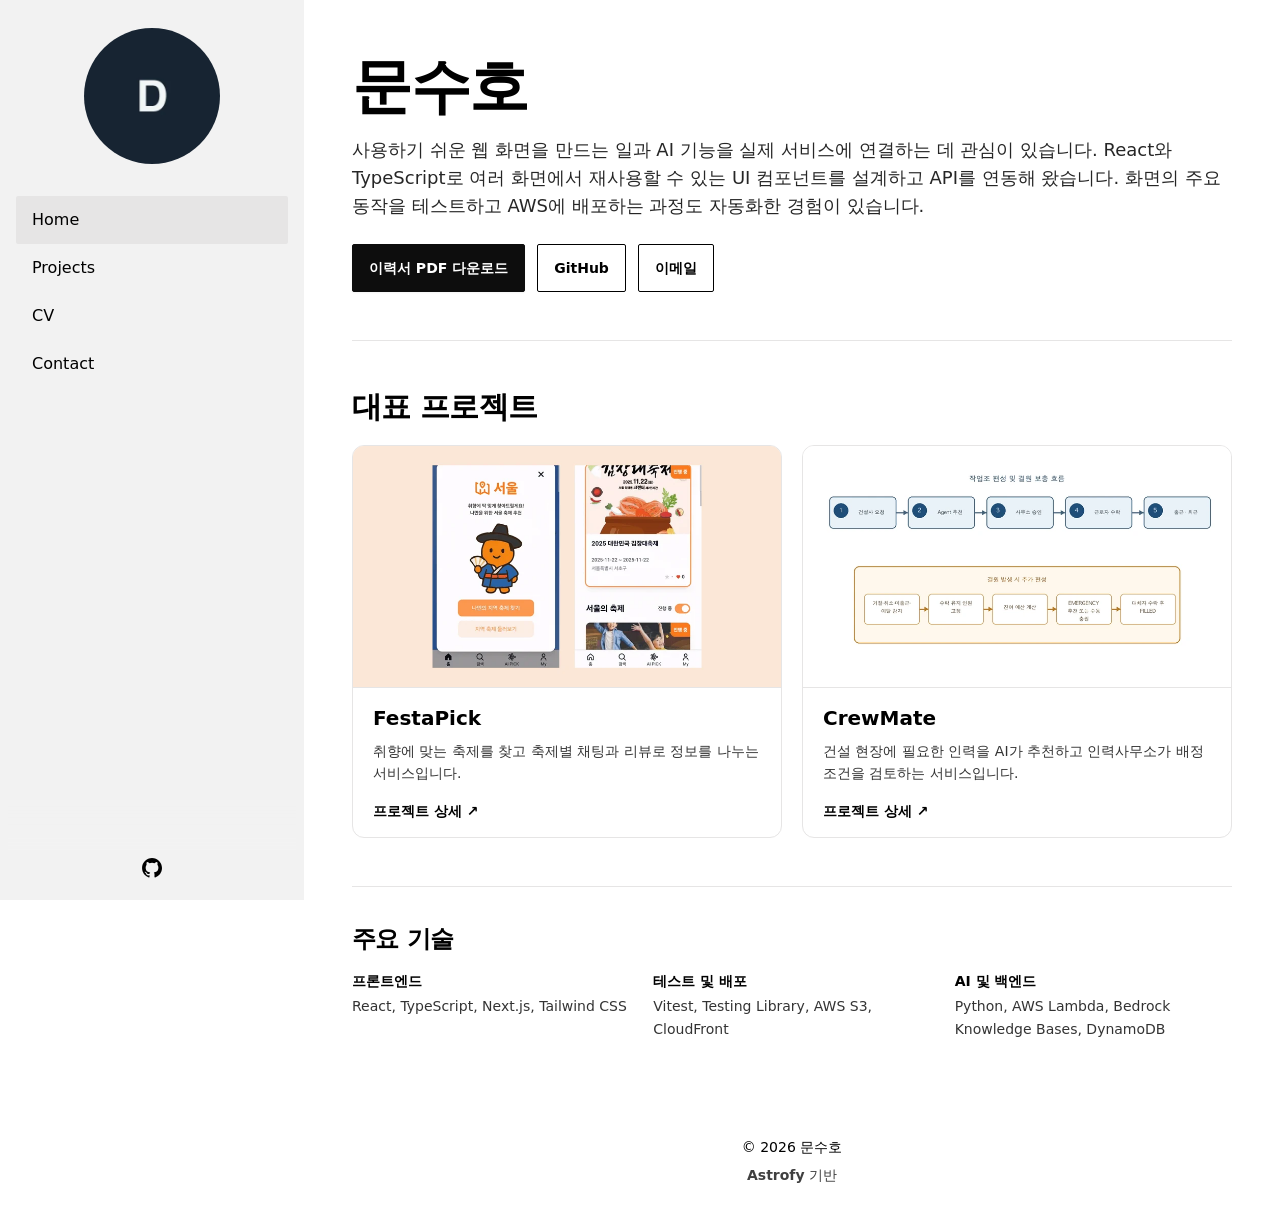
<file: index.html>
<!DOCTYPE html><html lang="ko" data-theme="lofi"><head><!-- Global Metadata --><meta charset="utf-8"><meta name="viewport" content="width=device-width,initial-scale=1"><link rel="icon" type="image/webp" href="/profile.webp"><meta name="generator" content="Astro v7.4.13"><!-- Primary Meta Tags --><title>문수호 | 개발 포트폴리오</title><meta name="title" content="문수호 | 개발 포트폴리오"><meta name="description" content="문수호의 개발 포트폴리오입니다. FestaPick과 CrewMate에서 맡은 역할과 프로젝트 결과, 이력서를 소개합니다."><!-- Open Graph / Facebook --><meta property="og:type" content="website"><meta property="og:url" content="https://dib3474.github.io/"><meta property="og:title" content="문수호 | 개발 포트폴리오"><meta property="og:description" content="문수호의 개발 포트폴리오입니다. FestaPick과 CrewMate에서 맡은 역할과 프로젝트 결과, 이력서를 소개합니다."><meta property="og:image" content="https://dib3474.github.io/portfolio-og.png"><meta property="og:image:width" content="1200"><meta property="og:image:height" content="630"><meta property="og:image:alt" content="문수호 개발 포트폴리오"><!-- Twitter --><meta property="twitter:card" content="summary_large_image"><meta property="twitter:url" content="https://dib3474.github.io/"><meta property="twitter:title" content="문수호 | 개발 포트폴리오"><meta property="twitter:description" content="문수호의 개발 포트폴리오입니다. FestaPick과 CrewMate에서 맡은 역할과 프로젝트 결과, 이력서를 소개합니다."><meta property="twitter:image" content="https://dib3474.github.io/portfolio-og.png"><meta name="astro-view-transitions-enabled" content="true"><meta name="astro-view-transitions-fallback" content="animate"><script type="module" src="/_astro/ClientRouter.astro_astro_type_script_index_0_lang.CnDxeVtR.js"></script><link rel="stylesheet" href="/_astro/BaseLayout.fqAEm8Ug.css"></head><body><div class="bg-base-100 drawer lg:drawer-open"><input id="my-drawer" type="checkbox" class="drawer-toggle"><div class="drawer-content bg-base-100"><div class="sticky lg:hidden top-0 z-30 flex h-16 w-full justify-center bg-opacity-90 backdrop-blur transition-all duration-100 bg-base-100 text-base-content shadow-sm"><div class="navbar"><div class="navbar-start"><label for="my-drawer" class="btn btn-square btn-ghost"><svg xmlns="http://www.w3.org/2000/svg" fill="none" viewBox="0 0 24 24" class="inline-block w-5 h-5 stroke-current"><path stroke-linecap="round" stroke-linejoin="round" stroke-width="2" d="M4 6h16M4 12h16M4 18h16"></path></svg></label></div><div class="navbar-center"><a class="btn btn-ghost normal-case text-xl" href="/">문수호 | 개발 포트폴리오</a></div><div class="navbar-end"></div></div></div><div class="md:flex md:justify-center"><main class="w-full min-w-0 max-w-[960px] px-5 py-10 sm:px-8 sm:py-14 lg:px-10"><section class="border-b border-base-300 pb-10 sm:pb-12"><h1 class="text-5xl font-bold tracking-tight sm:text-6xl">문수호</h1><p class="mt-5 break-keep break-words text-base leading-relaxed text-base-content/85 sm:text-lg">사용하기 쉬운 웹 화면을 만드는 일과 AI 기능을 실제 서비스에 연결하는 데 관심이 있습니다. React와 TypeScript로 여러 화면에서 재사용할 수 있는 UI 컴포넌트를 설계하고 API를 연동해 왔습니다. 화면의 주요 동작을 테스트하고 AWS에 배포하는 과정도 자동화한 경험이 있습니다.</p><div class="mt-6 flex flex-wrap gap-2 sm:gap-3"><a class="btn btn-primary" href="/resume.pdf" download="문수호-이력서.pdf">이력서 PDF 다운로드</a><a href="https://github.com/dib3474" class="btn btn-outline">GitHub</a><a class="btn btn-outline" href="mailto:dib3474@gmail.com">이메일</a></div></section><section class="py-10 sm:py-12"><h2 class="mb-5 text-2xl font-bold tracking-tight sm:text-3xl">대표 프로젝트</h2><ul class="grid gap-5 sm:grid-cols-2"><li class="min-w-0"><a class="portfolio-card flex h-full flex-col overflow-hidden rounded-xl border border-base-300 bg-base-100" href="/projects/#festapick--축제-추천-및-실시간-소통-플랫폼"><img class="aspect-[840/474] w-full border-b border-base-300 object-cover" src="/projects/festapick.webp" width="840" height="474" alt="FestaPick의 축제 추천 기능 시연 화면" decoding="async"><div class="flex grow flex-col px-5 py-4"><h3 class="text-xl font-bold">FestaPick</h3><p class="mb-4 mt-2 grow text-sm leading-relaxed text-base-content/80">취향에 맞는 축제를 찾고 축제별 채팅과 리뷰로 정보를 나누는 서비스입니다.</p><span class="text-sm font-semibold">프로젝트 상세 <span aria-hidden="true">↗</span></span></div></a></li><li class="min-w-0"><a class="portfolio-card flex h-full flex-col overflow-hidden rounded-xl border border-base-300 bg-base-100" href="/projects/#crewmate--건설-일용직-인력-중개-플랫폼"><img class="aspect-[840/474] w-full border-b border-base-300 object-cover" src="/projects/crewmate.webp" width="840" height="474" alt="CrewMate의 건설 인력 요청, 추천, 승인, 수락과 결원 보충 흐름도" decoding="async"><div class="flex grow flex-col px-5 py-4"><h3 class="text-xl font-bold">CrewMate</h3><p class="mb-4 mt-2 grow text-sm leading-relaxed text-base-content/80">건설 현장에 필요한 인력을 AI가 추천하고 인력사무소가 배정 조건을 검토하는 서비스입니다.</p><span class="text-sm font-semibold">프로젝트 상세 <span aria-hidden="true">↗</span></span></div></a></li></ul></section><section class="border-t border-base-300 pt-9"><h2 class="mb-4 text-2xl font-bold tracking-tight">주요 기술</h2><dl class="grid gap-4 sm:grid-cols-3 sm:gap-6"><div><dt class="text-sm font-semibold">프론트엔드</dt><dd class="mt-1 text-sm leading-relaxed text-base-content/80">React, TypeScript, Next.js, Tailwind CSS</dd></div><div><dt class="text-sm font-semibold">테스트 및 배포</dt><dd class="mt-1 text-sm leading-relaxed text-base-content/80">Vitest, Testing Library, AWS S3, CloudFront</dd></div><div><dt class="text-sm font-semibold">AI 및 백엔드</dt><dd class="mt-1 text-sm leading-relaxed text-base-content/80">Python, AWS Lambda, Bedrock Knowledge Bases, DynamoDB</dd></div></dl></section></main></div><footer class="footer footer-center block mb-5 pt-10"><div class="pb-2">&copy; 2026 문수호</div><div class="inline opacity-75"><a href="https://github.com/manuelernestog/astrofy" target="_blank" rel="noopener noreferrer" class="font-bold">Astrofy</a> 기반</div></footer></div><div class="drawer-side z-40"><label for="my-drawer" class="drawer-overlay"></label><aside class="px-2 pt-2 h-auto min-h-full w-[19rem] bg-base-200 text-base-content flex flex-col"><div class="w-fit mx-auto mt-5 mb-6"><a href="/"><div class="avatar transition ease-in-out hover:scale-[102%] block m-auto"><div class="w-[8.5rem]"><img src="/profile.webp" alt="문수호 프로필" loading="lazy" decoding="async" width="300" height="300" class="mask mask-circle"></div></div></a></div><ul class="menu grow shrink menu-md overflow-y-auto"><li><a id="home" class="py-3 text-base bg-base-300" href="/" aria-current="page">Home</a></li><li><a id="projects" class="py-3 text-base" href="/projects/">Projects</a></li><li><a id="cv" class="py-3 text-base" href="/cv/">CV</a></li><li><a class="py-3 text-base" href="mailto:dib3474@gmail.com">Contact</a></li></ul><div class="block sticky pointer-events-none bottom-10 bg-base-200 justify-center h-12 [mask-image:linear-gradient(transparent,#000000)]"></div><div class="social-icons px-4 pb-5 pt-1 flex self-center justify-center sticky bottom-0 bg-base-200"><a href="https://github.com/dib3474" target="_blank" rel="noopener noreferrer" class="mx-3" aria-label="GitHub" title="GitHub"><svg xmlns="http://www.w3.org/2000/svg" width="24" height="24" viewBox="0 0 24 24" style="fill: currentColor;transform: ;msFilter:;"><path fill-rule="evenodd" clip-rule="evenodd" d="M12.026 2c-5.509 0-9.974 4.465-9.974 9.974 0 4.406 2.857 8.145 6.821 9.465.499.09.679-.217.679-.481 0-.237-.008-.865-.011-1.696-2.775.602-3.361-1.338-3.361-1.338-.452-1.152-1.107-1.459-1.107-1.459-.905-.619.069-.605.069-.605 1.002.07 1.527 1.028 1.527 1.028.89 1.524 2.336 1.084 2.902.829.091-.645.351-1.085.635-1.334-2.214-.251-4.542-1.107-4.542-4.93 0-1.087.389-1.979 1.024-2.675-.101-.253-.446-1.268.099-2.64 0 0 .837-.269 2.742 1.021a9.582 9.582 0 0 1 2.496-.336 9.554 9.554 0 0 1 2.496.336c1.906-1.291 2.742-1.021 2.742-1.021.545 1.372.203 2.387.099 2.64.64.696 1.024 1.587 1.024 2.675 0 3.833-2.33 4.675-4.552 4.922.355.308.675.916.675 1.846 0 1.334-.012 2.41-.012 2.737 0 .267.178.577.687.479C19.146 20.115 22 16.379 22 11.974 22 6.465 17.535 2 12.026 2z"></path></svg></a></div></aside></div></div></body></html>
</file>
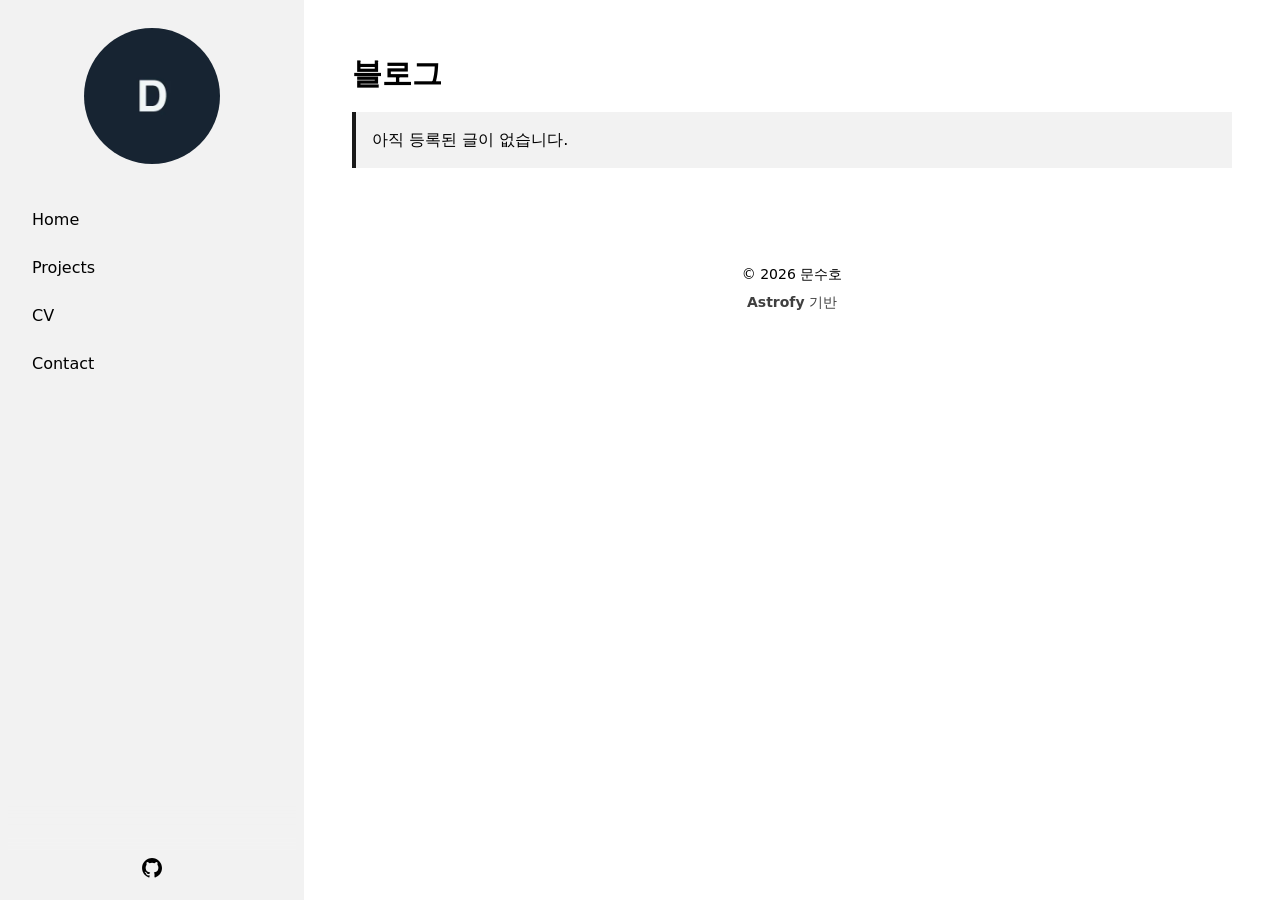
<file: blog/index.html>
<!DOCTYPE html><html lang="ko" data-theme="lofi"><head><!-- Global Metadata --><meta charset="utf-8"><meta name="viewport" content="width=device-width,initial-scale=1"><link rel="icon" type="image/webp" href="/profile.webp"><meta name="generator" content="Astro v7.4.13"><!-- Primary Meta Tags --><title>Blog</title><meta name="title" content="Blog"><meta name="description" content="문수호의 개발 포트폴리오입니다. FestaPick과 CrewMate에서 맡은 역할과 프로젝트 결과, 이력서를 소개합니다."><!-- Open Graph / Facebook --><meta property="og:type" content="website"><meta property="og:url" content="https://dib3474.github.io/blog/"><meta property="og:title" content="Blog"><meta property="og:description" content="문수호의 개발 포트폴리오입니다. FestaPick과 CrewMate에서 맡은 역할과 프로젝트 결과, 이력서를 소개합니다."><meta property="og:image" content="https://dib3474.github.io/portfolio-og.png"><meta property="og:image:width" content="1200"><meta property="og:image:height" content="630"><meta property="og:image:alt" content="문수호 개발 포트폴리오"><!-- Twitter --><meta property="twitter:card" content="summary_large_image"><meta property="twitter:url" content="https://dib3474.github.io/blog/"><meta property="twitter:title" content="Blog"><meta property="twitter:description" content="문수호의 개발 포트폴리오입니다. FestaPick과 CrewMate에서 맡은 역할과 프로젝트 결과, 이력서를 소개합니다."><meta property="twitter:image" content="https://dib3474.github.io/portfolio-og.png"><meta name="astro-view-transitions-enabled" content="true"><meta name="astro-view-transitions-fallback" content="animate"><script type="module" src="/_astro/ClientRouter.astro_astro_type_script_index_0_lang.CnDxeVtR.js"></script><link rel="stylesheet" href="/_astro/BaseLayout.fqAEm8Ug.css"></head><body><div class="bg-base-100 drawer lg:drawer-open"><input id="my-drawer" type="checkbox" class="drawer-toggle"><div class="drawer-content bg-base-100"><div class="sticky lg:hidden top-0 z-30 flex h-16 w-full justify-center bg-opacity-90 backdrop-blur transition-all duration-100 bg-base-100 text-base-content shadow-sm"><div class="navbar"><div class="navbar-start"><label for="my-drawer" class="btn btn-square btn-ghost"><svg xmlns="http://www.w3.org/2000/svg" fill="none" viewBox="0 0 24 24" class="inline-block w-5 h-5 stroke-current"><path stroke-linecap="round" stroke-linejoin="round" stroke-width="2" d="M4 6h16M4 12h16M4 18h16"></path></svg></label></div><div class="navbar-center"><a class="btn btn-ghost normal-case text-xl" href="/">문수호 | 개발 포트폴리오</a></div><div class="navbar-end"></div></div></div><div class="md:flex md:justify-center"><main class="w-full min-w-0 max-w-[960px] px-5 py-10 sm:px-8 sm:py-14 lg:px-10"><div class="mb-5"><h1 class="text-3xl w-full font-bold">블로그</h1></div><div class="bg-base-200 border-l-4 border-secondary w-full p-4 min-w-full"><p>아직 등록된 글이 없습니다.</p></div><div class="flex justify-between"><div></div><div></div></div></main></div><footer class="footer footer-center block mb-5 pt-10"><div class="pb-2">&copy; 2026 문수호</div><div class="inline opacity-75"><a href="https://github.com/manuelernestog/astrofy" target="_blank" rel="noopener noreferrer" class="font-bold">Astrofy</a> 기반</div></footer></div><div class="drawer-side z-40"><label for="my-drawer" class="drawer-overlay"></label><aside class="px-2 pt-2 h-auto min-h-full w-[19rem] bg-base-200 text-base-content flex flex-col"><div class="w-fit mx-auto mt-5 mb-6"><a href="/"><div class="avatar transition ease-in-out hover:scale-[102%] block m-auto"><div class="w-[8.5rem]"><img src="/profile.webp" alt="문수호 프로필" loading="lazy" decoding="async" width="300" height="300" class="mask mask-circle"></div></div></a></div><ul class="menu grow shrink menu-md overflow-y-auto"><li><a id="home" class="py-3 text-base" href="/">Home</a></li><li><a id="projects" class="py-3 text-base" href="/projects/">Projects</a></li><li><a id="cv" class="py-3 text-base" href="/cv/">CV</a></li><li><a class="py-3 text-base" href="mailto:dib3474@gmail.com">Contact</a></li></ul><div class="block sticky pointer-events-none bottom-10 bg-base-200 justify-center h-12 [mask-image:linear-gradient(transparent,#000000)]"></div><div class="social-icons px-4 pb-5 pt-1 flex self-center justify-center sticky bottom-0 bg-base-200"><a href="https://github.com/dib3474" target="_blank" rel="noopener noreferrer" class="mx-3" aria-label="GitHub" title="GitHub"><svg xmlns="http://www.w3.org/2000/svg" width="24" height="24" viewBox="0 0 24 24" style="fill: currentColor;transform: ;msFilter:;"><path fill-rule="evenodd" clip-rule="evenodd" d="M12.026 2c-5.509 0-9.974 4.465-9.974 9.974 0 4.406 2.857 8.145 6.821 9.465.499.09.679-.217.679-.481 0-.237-.008-.865-.011-1.696-2.775.602-3.361-1.338-3.361-1.338-.452-1.152-1.107-1.459-1.107-1.459-.905-.619.069-.605.069-.605 1.002.07 1.527 1.028 1.527 1.028.89 1.524 2.336 1.084 2.902.829.091-.645.351-1.085.635-1.334-2.214-.251-4.542-1.107-4.542-4.93 0-1.087.389-1.979 1.024-2.675-.101-.253-.446-1.268.099-2.64 0 0 .837-.269 2.742 1.021a9.582 9.582 0 0 1 2.496-.336 9.554 9.554 0 0 1 2.496.336c1.906-1.291 2.742-1.021 2.742-1.021.545 1.372.203 2.387.099 2.64.64.696 1.024 1.587 1.024 2.675 0 3.833-2.33 4.675-4.552 4.922.355.308.675.916.675 1.846 0 1.334-.012 2.41-.012 2.737 0 .267.178.577.687.479C19.146 20.115 22 16.379 22 11.974 22 6.465 17.535 2 12.026 2z"></path></svg></a></div></aside></div></div></body></html>
</file>
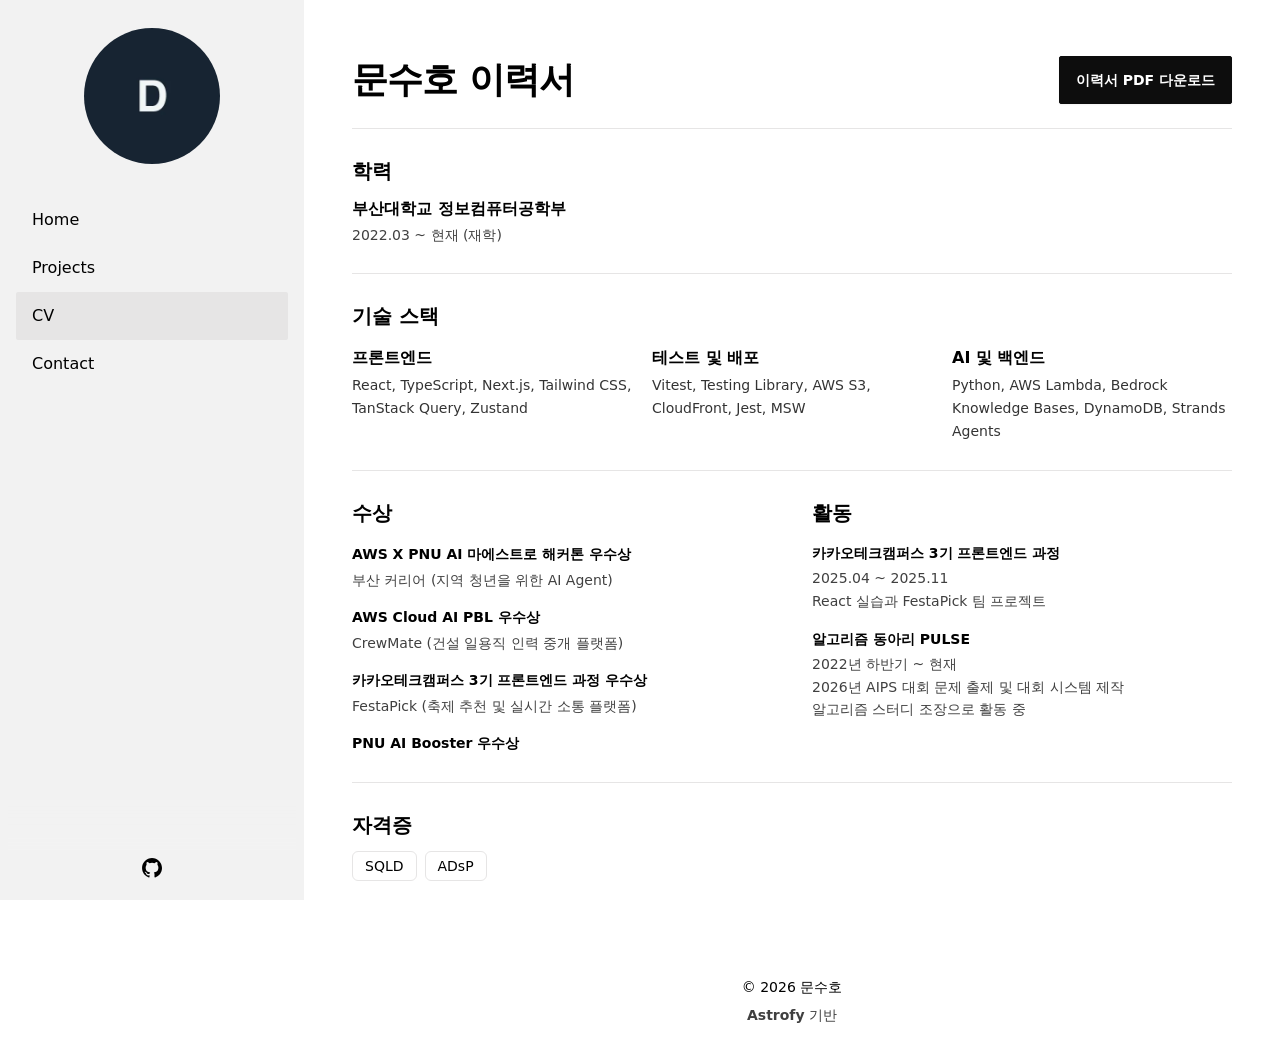
<file: cv/index.html>
<!DOCTYPE html><html lang="ko" data-theme="lofi"><head><!-- Global Metadata --><meta charset="utf-8"><meta name="viewport" content="width=device-width,initial-scale=1"><link rel="icon" type="image/webp" href="/profile.webp"><meta name="generator" content="Astro v7.4.13"><!-- Primary Meta Tags --><title>이력서 | 문수호</title><meta name="title" content="이력서 | 문수호"><meta name="description" content="문수호의 학력, 기술 스택, 수상, 활동과 자격증을 정리한 이력서입니다."><!-- Open Graph / Facebook --><meta property="og:type" content="website"><meta property="og:url" content="https://dib3474.github.io/cv/"><meta property="og:title" content="이력서 | 문수호"><meta property="og:description" content="문수호의 학력, 기술 스택, 수상, 활동과 자격증을 정리한 이력서입니다."><meta property="og:image" content="https://dib3474.github.io/portfolio-og.png"><meta property="og:image:width" content="1200"><meta property="og:image:height" content="630"><meta property="og:image:alt" content="문수호 개발 포트폴리오"><!-- Twitter --><meta property="twitter:card" content="summary_large_image"><meta property="twitter:url" content="https://dib3474.github.io/cv/"><meta property="twitter:title" content="이력서 | 문수호"><meta property="twitter:description" content="문수호의 학력, 기술 스택, 수상, 활동과 자격증을 정리한 이력서입니다."><meta property="twitter:image" content="https://dib3474.github.io/portfolio-og.png"><meta name="astro-view-transitions-enabled" content="true"><meta name="astro-view-transitions-fallback" content="animate"><script type="module" src="/_astro/ClientRouter.astro_astro_type_script_index_0_lang.CnDxeVtR.js"></script><link rel="stylesheet" href="/_astro/BaseLayout.fqAEm8Ug.css"></head><body><div class="bg-base-100 drawer lg:drawer-open"><input id="my-drawer" type="checkbox" class="drawer-toggle"><div class="drawer-content bg-base-100"><div class="sticky lg:hidden top-0 z-30 flex h-16 w-full justify-center bg-opacity-90 backdrop-blur transition-all duration-100 bg-base-100 text-base-content shadow-sm"><div class="navbar"><div class="navbar-start"><label for="my-drawer" class="btn btn-square btn-ghost"><svg xmlns="http://www.w3.org/2000/svg" fill="none" viewBox="0 0 24 24" class="inline-block w-5 h-5 stroke-current"><path stroke-linecap="round" stroke-linejoin="round" stroke-width="2" d="M4 6h16M4 12h16M4 18h16"></path></svg></label></div><div class="navbar-center"><a class="btn btn-ghost normal-case text-xl" href="/">문수호 | 개발 포트폴리오</a></div><div class="navbar-end"></div></div></div><div class="md:flex md:justify-center"><main class="w-full min-w-0 max-w-[960px] px-5 py-10 sm:px-8 sm:py-14 lg:px-10"><header class="flex flex-wrap items-center justify-between gap-4 border-b border-base-300 pb-6"><h1 class="text-4xl font-bold tracking-tight">문수호 이력서</h1><a class="btn btn-primary" href="/resume.pdf" download="문수호-이력서.pdf">이력서 PDF 다운로드</a></header><section class="border-b border-base-300 py-7"><h2 class="mb-3 text-xl font-bold">학력</h2><p class="font-semibold">부산대학교 정보컴퓨터공학부</p><p class="mt-1 text-sm text-base-content/75">2022.03 ~ 현재 (재학)</p></section><section class="border-b border-base-300 py-7"><h2 class="mb-4 text-xl font-bold">기술 스택</h2><dl class="grid gap-5 sm:grid-cols-3"><div><dt class="font-semibold">프론트엔드</dt><dd class="mt-1 text-sm leading-relaxed text-base-content/80">React, TypeScript, Next.js, Tailwind CSS, TanStack Query, Zustand</dd></div><div><dt class="font-semibold">테스트 및 배포</dt><dd class="mt-1 text-sm leading-relaxed text-base-content/80">Vitest, Testing Library, AWS S3, CloudFront, Jest, MSW</dd></div><div><dt class="font-semibold">AI 및 백엔드</dt><dd class="mt-1 text-sm leading-relaxed text-base-content/80">Python, AWS Lambda, Bedrock Knowledge Bases, DynamoDB, Strands Agents</dd></div></dl></section><div class="grid gap-8 border-b border-base-300 py-7 md:grid-cols-2 md:gap-10"><section><h2 class="mb-4 text-xl font-bold">수상</h2><ul class="space-y-4"><li><h3 class="text-sm font-semibold leading-relaxed">AWS X PNU AI 마에스트로 해커톤 우수상</h3><p class="mt-1 text-sm text-base-content/75">부산 커리어 (지역 청년을 위한 AI Agent)</p></li><li><h3 class="text-sm font-semibold leading-relaxed">AWS Cloud AI PBL 우수상</h3><p class="mt-1 text-sm text-base-content/75">CrewMate (건설 일용직 인력 중개 플랫폼)</p></li><li><h3 class="text-sm font-semibold leading-relaxed">카카오테크캠퍼스 3기 프론트엔드 과정 우수상</h3><p class="mt-1 text-sm text-base-content/75">FestaPick (축제 추천 및 실시간 소통 플랫폼)</p></li><li><h3 class="text-sm font-semibold leading-relaxed">PNU AI Booster 우수상</h3></li></ul></section><section><h2 class="mb-4 text-xl font-bold">활동</h2><ul class="space-y-4"><li><h3 class="text-sm font-semibold">카카오테크캠퍼스 3기 프론트엔드 과정</h3><p class="mt-1 text-sm leading-relaxed text-base-content/75"><span class="block">2025.04 ~ 2025.11</span>React 실습과 FestaPick 팀 프로젝트</p></li><li><h3 class="text-sm font-semibold">알고리즘 동아리 PULSE</h3><p class="mt-1 text-sm leading-relaxed text-base-content/75"><span class="block">2022년 하반기 ~ 현재</span><span class="block">2026년 AIPS 대회 문제 출제 및 대회 시스템 제작</span>알고리즘 스터디 조장으로 활동 중</p></li></ul></section></div><section class="pt-7"><h2 class="mb-3 text-xl font-bold">자격증</h2><ul class="flex flex-wrap gap-2"><li class="rounded-md border border-base-300 px-3 py-1 text-sm">SQLD</li><li class="rounded-md border border-base-300 px-3 py-1 text-sm">ADsP</li></ul></section></main></div><footer class="footer footer-center block mb-5 pt-10"><div class="pb-2">&copy; 2026 문수호</div><div class="inline opacity-75"><a href="https://github.com/manuelernestog/astrofy" target="_blank" rel="noopener noreferrer" class="font-bold">Astrofy</a> 기반</div></footer></div><div class="drawer-side z-40"><label for="my-drawer" class="drawer-overlay"></label><aside class="px-2 pt-2 h-auto min-h-full w-[19rem] bg-base-200 text-base-content flex flex-col"><div class="w-fit mx-auto mt-5 mb-6"><a href="/"><div class="avatar transition ease-in-out hover:scale-[102%] block m-auto"><div class="w-[8.5rem]"><img src="/profile.webp" alt="문수호 프로필" loading="lazy" decoding="async" width="300" height="300" class="mask mask-circle"></div></div></a></div><ul class="menu grow shrink menu-md overflow-y-auto"><li><a id="home" class="py-3 text-base" href="/">Home</a></li><li><a id="projects" class="py-3 text-base" href="/projects/">Projects</a></li><li><a id="cv" class="py-3 text-base bg-base-300" href="/cv/" aria-current="page">CV</a></li><li><a class="py-3 text-base" href="mailto:dib3474@gmail.com">Contact</a></li></ul><div class="block sticky pointer-events-none bottom-10 bg-base-200 justify-center h-12 [mask-image:linear-gradient(transparent,#000000)]"></div><div class="social-icons px-4 pb-5 pt-1 flex self-center justify-center sticky bottom-0 bg-base-200"><a href="https://github.com/dib3474" target="_blank" rel="noopener noreferrer" class="mx-3" aria-label="GitHub" title="GitHub"><svg xmlns="http://www.w3.org/2000/svg" width="24" height="24" viewBox="0 0 24 24" style="fill: currentColor;transform: ;msFilter:;"><path fill-rule="evenodd" clip-rule="evenodd" d="M12.026 2c-5.509 0-9.974 4.465-9.974 9.974 0 4.406 2.857 8.145 6.821 9.465.499.09.679-.217.679-.481 0-.237-.008-.865-.011-1.696-2.775.602-3.361-1.338-3.361-1.338-.452-1.152-1.107-1.459-1.107-1.459-.905-.619.069-.605.069-.605 1.002.07 1.527 1.028 1.527 1.028.89 1.524 2.336 1.084 2.902.829.091-.645.351-1.085.635-1.334-2.214-.251-4.542-1.107-4.542-4.93 0-1.087.389-1.979 1.024-2.675-.101-.253-.446-1.268.099-2.64 0 0 .837-.269 2.742 1.021a9.582 9.582 0 0 1 2.496-.336 9.554 9.554 0 0 1 2.496.336c1.906-1.291 2.742-1.021 2.742-1.021.545 1.372.203 2.387.099 2.64.64.696 1.024 1.587 1.024 2.675 0 3.833-2.33 4.675-4.552 4.922.355.308.675.916.675 1.846 0 1.334-.012 2.41-.012 2.737 0 .267.178.577.687.479C19.146 20.115 22 16.379 22 11.974 22 6.465 17.535 2 12.026 2z"></path></svg></a></div></aside></div></div></body></html>
</file>
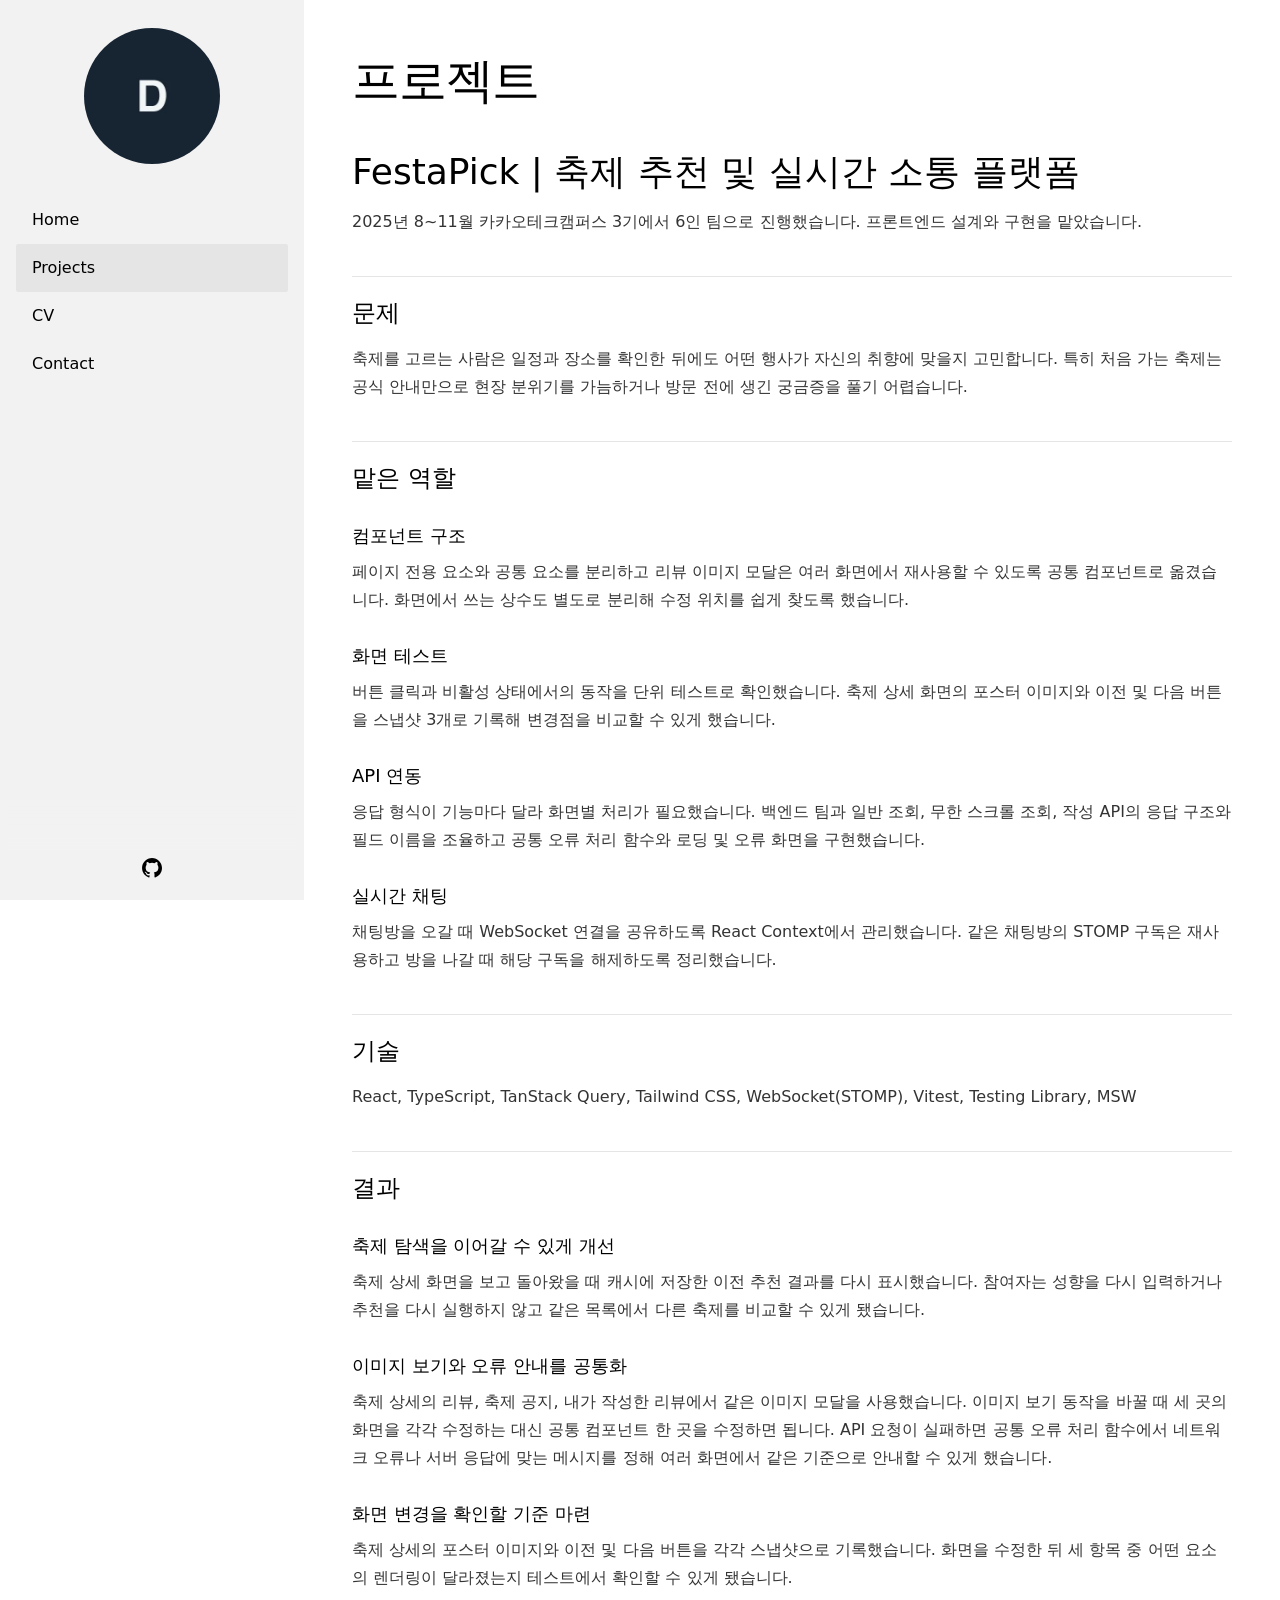
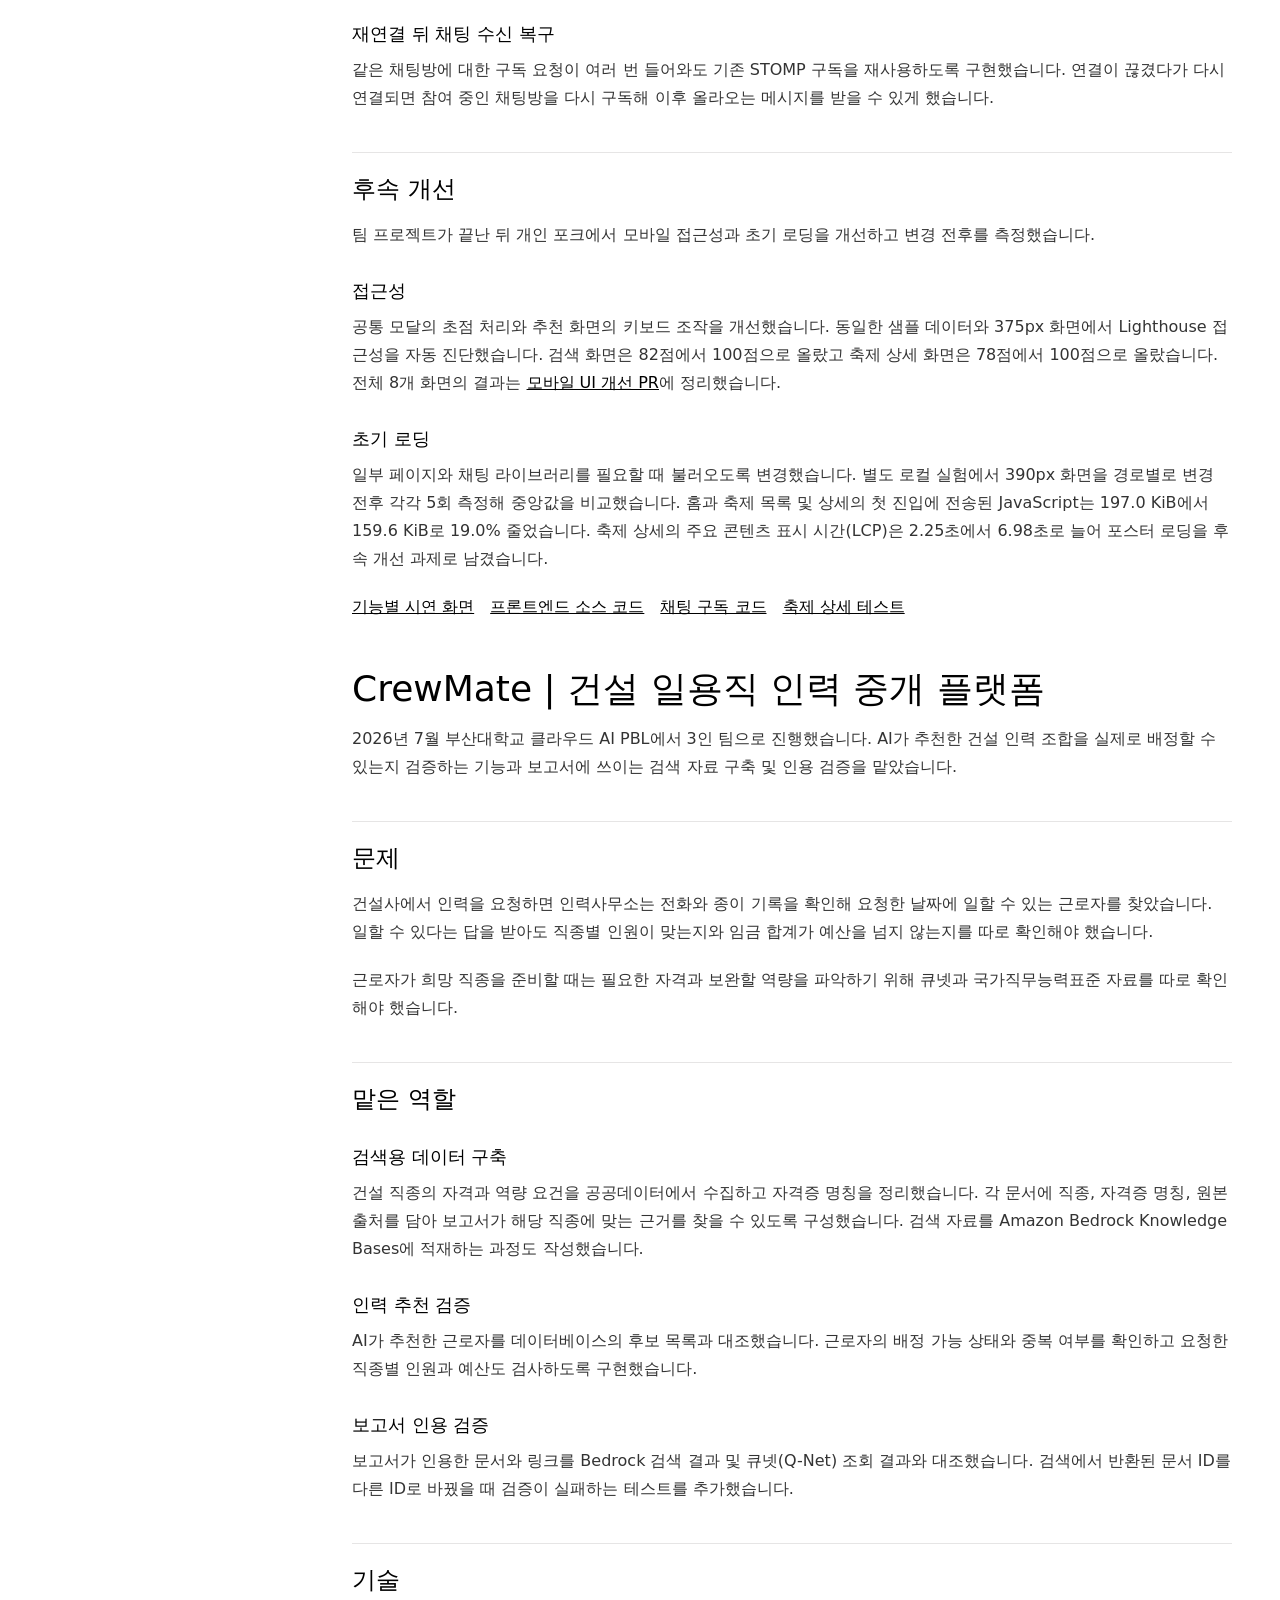
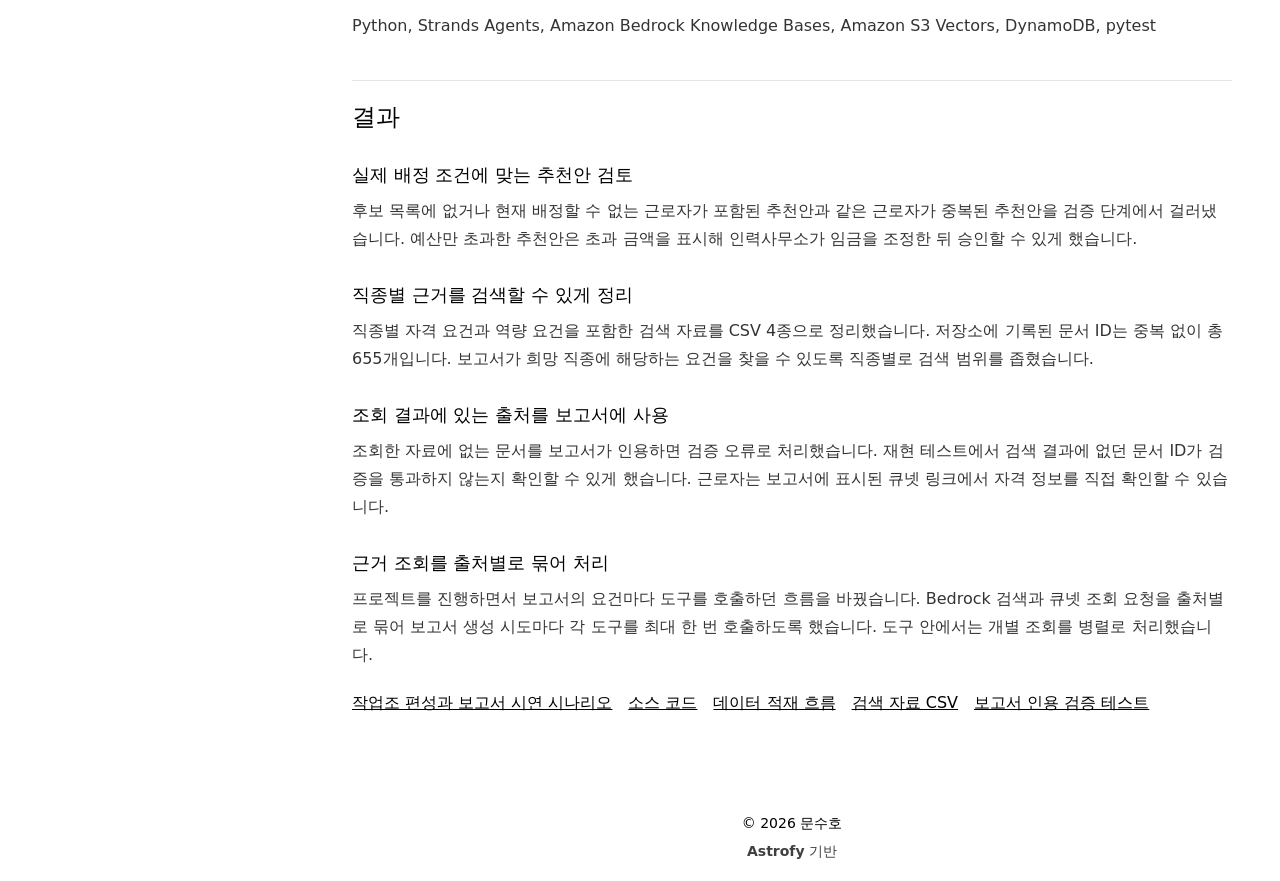
<file: projects/index.html>
<!DOCTYPE html><html lang="ko" data-theme="lofi"><head><!-- Global Metadata --><meta charset="utf-8"><meta name="viewport" content="width=device-width,initial-scale=1"><link rel="icon" type="image/webp" href="/profile.webp"><meta name="generator" content="Astro v7.4.13"><!-- Primary Meta Tags --><title>프로젝트 | 문수호</title><meta name="title" content="프로젝트 | 문수호"><meta name="description" content="문수호의 개발 포트폴리오입니다. FestaPick과 CrewMate에서 맡은 역할과 프로젝트 결과, 이력서를 소개합니다."><!-- Open Graph / Facebook --><meta property="og:type" content="website"><meta property="og:url" content="https://dib3474.github.io/projects/"><meta property="og:title" content="프로젝트 | 문수호"><meta property="og:description" content="문수호의 개발 포트폴리오입니다. FestaPick과 CrewMate에서 맡은 역할과 프로젝트 결과, 이력서를 소개합니다."><meta property="og:image" content="https://dib3474.github.io/portfolio-og.png"><meta property="og:image:width" content="1200"><meta property="og:image:height" content="630"><meta property="og:image:alt" content="문수호 개발 포트폴리오"><!-- Twitter --><meta property="twitter:card" content="summary_large_image"><meta property="twitter:url" content="https://dib3474.github.io/projects/"><meta property="twitter:title" content="프로젝트 | 문수호"><meta property="twitter:description" content="문수호의 개발 포트폴리오입니다. FestaPick과 CrewMate에서 맡은 역할과 프로젝트 결과, 이력서를 소개합니다."><meta property="twitter:image" content="https://dib3474.github.io/portfolio-og.png"><meta name="astro-view-transitions-enabled" content="true"><meta name="astro-view-transitions-fallback" content="animate"><script type="module" src="/_astro/ClientRouter.astro_astro_type_script_index_0_lang.CnDxeVtR.js"></script><link rel="stylesheet" href="/_astro/BaseLayout.fqAEm8Ug.css"></head><body><div class="bg-base-100 drawer lg:drawer-open"><input id="my-drawer" type="checkbox" class="drawer-toggle"><div class="drawer-content bg-base-100"><div class="sticky lg:hidden top-0 z-30 flex h-16 w-full justify-center bg-opacity-90 backdrop-blur transition-all duration-100 bg-base-100 text-base-content shadow-sm"><div class="navbar"><div class="navbar-start"><label for="my-drawer" class="btn btn-square btn-ghost"><svg xmlns="http://www.w3.org/2000/svg" fill="none" viewBox="0 0 24 24" class="inline-block w-5 h-5 stroke-current"><path stroke-linecap="round" stroke-linejoin="round" stroke-width="2" d="M4 6h16M4 12h16M4 18h16"></path></svg></label></div><div class="navbar-center"><a class="btn btn-ghost normal-case text-xl" href="/">문수호 | 개발 포트폴리오</a></div><div class="navbar-end"></div></div></div><div class="md:flex md:justify-center"><main class="w-full min-w-0 max-w-[960px] px-5 py-10 sm:px-8 sm:py-14 lg:px-10"><h1 class="mb-6 text-4xl tracking-tight sm:text-5xl">프로젝트</h1><article class="prose max-w-none prose-headings:scroll-mt-24 prose-headings:break-keep prose-headings:font-normal prose-h2:mb-4 prose-h2:mt-12 prose-h2:text-3xl sm:prose-h2:text-4xl prose-h3:mb-4 prose-h3:mt-10 prose-h3:border-t prose-h3:border-base-300 prose-h3:pt-5 prose-h3:text-2xl prose-h4:mb-2 prose-h4:mt-7 prose-h4:text-lg [&amp;_h4+p]:mt-0 prose-a:break-words prose-a:font-normal prose-ul:flex prose-ul:list-none prose-ul:flex-wrap prose-ul:gap-x-4 prose-ul:gap-y-2 prose-ul:pl-0 prose-li:m-0 prose-li:pl-0"><p><span id="festapick--축제-추천실시간-소통-플랫폼" class="block scroll-mt-24" aria-hidden="true"></span></p>
<h2 id="festapick--축제-추천-및-실시간-소통-플랫폼">FestaPick | 축제 추천 및 실시간 소통 플랫폼</h2>
<p>2025년 8~11월 카카오테크캠퍼스 3기에서 6인 팀으로 진행했습니다. 프론트엔드 설계와 구현을 맡았습니다.</p>
<h3 id="문제">문제</h3>
<p>축제를 고르는 사람은 일정과 장소를 확인한 뒤에도 어떤 행사가 자신의 취향에 맞을지 고민합니다. 특히 처음 가는 축제는 공식 안내만으로 현장 분위기를 가늠하거나 방문 전에 생긴 궁금증을 풀기 어렵습니다.</p>
<h3 id="맡은-역할">맡은 역할</h3>
<h4 id="컴포넌트-구조">컴포넌트 구조</h4>
<p>페이지 전용 요소와 공통 요소를 분리하고 리뷰 이미지 모달은 여러 화면에서 재사용할 수 있도록 공통 컴포넌트로 옮겼습니다. 화면에서 쓰는 상수도 별도로 분리해 수정 위치를 쉽게 찾도록 했습니다.</p>
<h4 id="화면-테스트">화면 테스트</h4>
<p>버튼 클릭과 비활성 상태에서의 동작을 단위 테스트로 확인했습니다. 축제 상세 화면의 포스터 이미지와 이전 및 다음 버튼을 스냅샷 3개로 기록해 변경점을 비교할 수 있게 했습니다.</p>
<h4 id="api-연동">API 연동</h4>
<p>응답 형식이 기능마다 달라 화면별 처리가 필요했습니다. 백엔드 팀과 일반 조회, 무한 스크롤 조회, 작성 API의 응답 구조와 필드 이름을 조율하고 공통 오류 처리 함수와 로딩 및 오류 화면을 구현했습니다.</p>
<h4 id="실시간-채팅">실시간 채팅</h4>
<p>채팅방을 오갈 때 WebSocket 연결을 공유하도록 React Context에서 관리했습니다. 같은 채팅방의 STOMP 구독은 재사용하고 방을 나갈 때 해당 구독을 해제하도록 정리했습니다.</p>
<h3 id="기술">기술</h3>
<p>React, TypeScript, TanStack Query, Tailwind CSS, WebSocket(STOMP), Vitest, Testing Library, MSW</p>
<h3 id="결과">결과</h3>
<h4 id="축제-탐색을-이어갈-수-있게-개선">축제 탐색을 이어갈 수 있게 개선</h4>
<p>축제 상세 화면을 보고 돌아왔을 때 캐시에 저장한 이전 추천 결과를 다시 표시했습니다. 참여자는 성향을 다시 입력하거나 추천을 다시 실행하지 않고 같은 목록에서 다른 축제를 비교할 수 있게 됐습니다.</p>
<h4 id="이미지-보기와-오류-안내를-공통화">이미지 보기와 오류 안내를 공통화</h4>
<p>축제 상세의 리뷰, 축제 공지, 내가 작성한 리뷰에서 같은 이미지 모달을 사용했습니다. 이미지 보기 동작을 바꿀 때 세 곳의 화면을 각각 수정하는 대신 공통 컴포넌트 한 곳을 수정하면 됩니다. API 요청이 실패하면 공통 오류 처리 함수에서 네트워크 오류나 서버 응답에 맞는 메시지를 정해 여러 화면에서 같은 기준으로 안내할 수 있게 했습니다.</p>
<h4 id="화면-변경을-확인할-기준-마련">화면 변경을 확인할 기준 마련</h4>
<p>축제 상세의 포스터 이미지와 이전 및 다음 버튼을 각각 스냅샷으로 기록했습니다. 화면을 수정한 뒤 세 항목 중 어떤 요소의 렌더링이 달라졌는지 테스트에서 확인할 수 있게 됐습니다.</p>
<h4 id="재연결-뒤-채팅-수신-복구">재연결 뒤 채팅 수신 복구</h4>
<p>같은 채팅방에 대한 구독 요청이 여러 번 들어와도 기존 STOMP 구독을 재사용하도록 구현했습니다. 연결이 끊겼다가 다시 연결되면 참여 중인 채팅방을 다시 구독해 이후 올라오는 메시지를 받을 수 있게 했습니다.</p>
<h3 id="후속-개선">후속 개선</h3>
<p>팀 프로젝트가 끝난 뒤 개인 포크에서 모바일 접근성과 초기 로딩을 개선하고 변경 전후를 측정했습니다.</p>
<h4 id="접근성">접근성</h4>
<p>공통 모달의 초점 처리와 추천 화면의 키보드 조작을 개선했습니다. 동일한 샘플 데이터와 375px 화면에서 Lighthouse 접근성을 자동 진단했습니다. 검색 화면은 82점에서 100점으로 올랐고 축제 상세 화면은 78점에서 100점으로 올랐습니다. 전체 8개 화면의 결과는 <a href="https://github.com/dib3474/Team14_FE/pull/1">모바일 UI 개선 PR</a>에 정리했습니다.</p>
<h4 id="초기-로딩">초기 로딩</h4>
<p>일부 페이지와 채팅 라이브러리를 필요할 때 불러오도록 변경했습니다. 별도 로컬 실험에서 390px 화면을 경로별로 변경 전후 각각 5회 측정해 중앙값을 비교했습니다. 홈과 축제 목록 및 상세의 첫 진입에 전송된 JavaScript는 197.0 KiB에서 159.6 KiB로 19.0% 줄었습니다. 축제 상세의 주요 콘텐츠 표시 시간(LCP)은 2.25초에서 6.98초로 늘어 포스터 로딩을 후속 개선 과제로 남겼습니다.</p>
<ul>
<li><a href="https://github.com/dib3474/Team14_FE#%ED%95%B5%EC%8B%AC-%EA%B8%B0%EB%8A%A5">기능별 시연 화면</a></li>
<li><a href="https://github.com/dib3474/Team14_FE">프론트엔드 소스 코드</a></li>
<li><a href="https://github.com/dib3474/Team14_FE/blob/develop/src/context/WebSocketContext.tsx#L127-L188">채팅 구독 코드</a></li>
<li><a href="https://github.com/dib3474/Team14_FE/blob/develop/src/__tests__/pages/FestivalInfoPage.test.tsx#L134-L163">축제 상세 테스트</a></li>
</ul>
<h2 id="crewmate--건설-일용직-인력-중개-플랫폼">CrewMate | 건설 일용직 인력 중개 플랫폼</h2>
<p>2026년 7월 부산대학교 클라우드 AI PBL에서 3인 팀으로 진행했습니다. AI가 추천한 건설 인력 조합을 실제로 배정할 수 있는지 검증하는 기능과 보고서에 쓰이는 검색 자료 구축 및 인용 검증을 맡았습니다.</p>
<h3 id="문제-1">문제</h3>
<p>건설사에서 인력을 요청하면 인력사무소는 전화와 종이 기록을 확인해 요청한 날짜에 일할 수 있는 근로자를 찾았습니다. 일할 수 있다는 답을 받아도 직종별 인원이 맞는지와 임금 합계가 예산을 넘지 않는지를 따로 확인해야 했습니다.</p>
<p>근로자가 희망 직종을 준비할 때는 필요한 자격과 보완할 역량을 파악하기 위해 큐넷과 국가직무능력표준 자료를 따로 확인해야 했습니다.</p>
<h3 id="맡은-역할-1">맡은 역할</h3>
<h4 id="검색용-데이터-구축">검색용 데이터 구축</h4>
<p>건설 직종의 자격과 역량 요건을 공공데이터에서 수집하고 자격증 명칭을 정리했습니다. 각 문서에 직종, 자격증 명칭, 원본 출처를 담아 보고서가 해당 직종에 맞는 근거를 찾을 수 있도록 구성했습니다. 검색 자료를 Amazon Bedrock Knowledge Bases에 적재하는 과정도 작성했습니다.</p>
<h4 id="인력-추천-검증">인력 추천 검증</h4>
<p>AI가 추천한 근로자를 데이터베이스의 후보 목록과 대조했습니다. 근로자의 배정 가능 상태와 중복 여부를 확인하고 요청한 직종별 인원과 예산도 검사하도록 구현했습니다.</p>
<h4 id="보고서-인용-검증">보고서 인용 검증</h4>
<p>보고서가 인용한 문서와 링크를 Bedrock 검색 결과 및 큐넷(Q-Net) 조회 결과와 대조했습니다. 검색에서 반환된 문서 ID를 다른 ID로 바꿨을 때 검증이 실패하는 테스트를 추가했습니다.</p>
<h3 id="기술-1">기술</h3>
<p>Python, Strands Agents, Amazon Bedrock Knowledge Bases, Amazon S3 Vectors, DynamoDB, pytest</p>
<h3 id="결과-1">결과</h3>
<h4 id="실제-배정-조건에-맞는-추천안-검토">실제 배정 조건에 맞는 추천안 검토</h4>
<p>후보 목록에 없거나 현재 배정할 수 없는 근로자가 포함된 추천안과 같은 근로자가 중복된 추천안을 검증 단계에서 걸러냈습니다. 예산만 초과한 추천안은 초과 금액을 표시해 인력사무소가 임금을 조정한 뒤 승인할 수 있게 했습니다.</p>
<h4 id="직종별-근거를-검색할-수-있게-정리">직종별 근거를 검색할 수 있게 정리</h4>
<p>직종별 자격 요건과 역량 요건을 포함한 검색 자료를 CSV 4종으로 정리했습니다. 저장소에 기록된 문서 ID는 중복 없이 총 655개입니다. 보고서가 희망 직종에 해당하는 요건을 찾을 수 있도록 직종별로 검색 범위를 좁혔습니다.</p>
<h4 id="조회-결과에-있는-출처를-보고서에-사용">조회 결과에 있는 출처를 보고서에 사용</h4>
<p>조회한 자료에 없는 문서를 보고서가 인용하면 검증 오류로 처리했습니다. 재현 테스트에서 검색 결과에 없던 문서 ID가 검증을 통과하지 않는지 확인할 수 있게 했습니다. 근로자는 보고서에 표시된 큐넷 링크에서 자격 정보를 직접 확인할 수 있습니다.</p>
<h4 id="근거-조회를-출처별로-묶어-처리">근거 조회를 출처별로 묶어 처리</h4>
<p>프로젝트를 진행하면서 보고서의 요건마다 도구를 호출하던 흐름을 바꿨습니다. Bedrock 검색과 큐넷 조회 요청을 출처별로 묶어 보고서 생성 시도마다 각 도구를 최대 한 번 호출하도록 했습니다. 도구 안에서는 개별 조회를 병렬로 처리했습니다.</p>
<ul>
<li><a href="https://github.com/dib3474/CrewMate#11-%EB%8D%B0%EB%AA%A8-%EC%8B%9C%EB%82%98%EB%A6%AC%EC%98%A4-v2">작업조 편성과 보고서 시연 시나리오</a></li>
<li><a href="https://github.com/dib3474/CrewMate">소스 코드</a></li>
<li><a href="https://github.com/dib3474/CrewMate/tree/main/scripts/kb">데이터 적재 흐름</a></li>
<li><a href="https://github.com/dib3474/CrewMate/tree/d46c1e37fc6d378ca7068a049d1a44d7852bafc6/data/rag-ready/knowledge-base">검색 자료 CSV</a></li>
<li><a href="https://github.com/dib3474/CrewMate/blob/main/tests/test_spec_report_flow.py#L312-L328">보고서 인용 검증 테스트</a></li>
</ul>
</article></main></div><footer class="footer footer-center block mb-5 pt-10"><div class="pb-2">&copy; 2026 문수호</div><div class="inline opacity-75"><a href="https://github.com/manuelernestog/astrofy" target="_blank" rel="noopener noreferrer" class="font-bold">Astrofy</a> 기반</div></footer></div><div class="drawer-side z-40"><label for="my-drawer" class="drawer-overlay"></label><aside class="px-2 pt-2 h-auto min-h-full w-[19rem] bg-base-200 text-base-content flex flex-col"><div class="w-fit mx-auto mt-5 mb-6"><a href="/"><div class="avatar transition ease-in-out hover:scale-[102%] block m-auto"><div class="w-[8.5rem]"><img src="/profile.webp" alt="문수호 프로필" loading="lazy" decoding="async" width="300" height="300" class="mask mask-circle"></div></div></a></div><ul class="menu grow shrink menu-md overflow-y-auto"><li><a id="home" class="py-3 text-base" href="/">Home</a></li><li><a id="projects" class="py-3 text-base bg-base-300" href="/projects/" aria-current="page">Projects</a></li><li><a id="cv" class="py-3 text-base" href="/cv/">CV</a></li><li><a class="py-3 text-base" href="mailto:dib3474@gmail.com">Contact</a></li></ul><div class="block sticky pointer-events-none bottom-10 bg-base-200 justify-center h-12 [mask-image:linear-gradient(transparent,#000000)]"></div><div class="social-icons px-4 pb-5 pt-1 flex self-center justify-center sticky bottom-0 bg-base-200"><a href="https://github.com/dib3474" target="_blank" rel="noopener noreferrer" class="mx-3" aria-label="GitHub" title="GitHub"><svg xmlns="http://www.w3.org/2000/svg" width="24" height="24" viewBox="0 0 24 24" style="fill: currentColor;transform: ;msFilter:;"><path fill-rule="evenodd" clip-rule="evenodd" d="M12.026 2c-5.509 0-9.974 4.465-9.974 9.974 0 4.406 2.857 8.145 6.821 9.465.499.09.679-.217.679-.481 0-.237-.008-.865-.011-1.696-2.775.602-3.361-1.338-3.361-1.338-.452-1.152-1.107-1.459-1.107-1.459-.905-.619.069-.605.069-.605 1.002.07 1.527 1.028 1.527 1.028.89 1.524 2.336 1.084 2.902.829.091-.645.351-1.085.635-1.334-2.214-.251-4.542-1.107-4.542-4.93 0-1.087.389-1.979 1.024-2.675-.101-.253-.446-1.268.099-2.64 0 0 .837-.269 2.742 1.021a9.582 9.582 0 0 1 2.496-.336 9.554 9.554 0 0 1 2.496.336c1.906-1.291 2.742-1.021 2.742-1.021.545 1.372.203 2.387.099 2.64.64.696 1.024 1.587 1.024 2.675 0 3.833-2.33 4.675-4.552 4.922.355.308.675.916.675 1.846 0 1.334-.012 2.41-.012 2.737 0 .267.178.577.687.479C19.146 20.115 22 16.379 22 11.974 22 6.465 17.535 2 12.026 2z"></path></svg></a></div></aside></div></div></body></html>
</file>
<file: _astro/BaseLayout.fqAEm8Ug.css>
*,:before,:after,::backdrop{--tw-border-spacing-x:0;--tw-border-spacing-y:0;--tw-translate-x:0;--tw-translate-y:0;--tw-rotate:0;--tw-skew-x:0;--tw-skew-y:0;--tw-scale-x:1;--tw-scale-y:1;--tw-pan-x: ;--tw-pan-y: ;--tw-pinch-zoom: ;--tw-scroll-snap-strictness:proximity;--tw-gradient-from-position: ;--tw-gradient-via-position: ;--tw-gradient-to-position: ;--tw-ordinal: ;--tw-slashed-zero: ;--tw-numeric-figure: ;--tw-numeric-spacing: ;--tw-numeric-fraction: ;--tw-ring-inset: ;--tw-ring-offset-width:0px;--tw-ring-offset-color:#fff;--tw-ring-color:#3b82f680;--tw-ring-offset-shadow:0 0 #0000;--tw-ring-shadow:0 0 #0000;--tw-shadow:0 0 #0000;--tw-shadow-colored:0 0 #0000;--tw-blur: ;--tw-brightness: ;--tw-contrast: ;--tw-grayscale: ;--tw-hue-rotate: ;--tw-invert: ;--tw-saturate: ;--tw-sepia: ;--tw-drop-shadow: ;--tw-backdrop-blur: ;--tw-backdrop-brightness: ;--tw-backdrop-contrast: ;--tw-backdrop-grayscale: ;--tw-backdrop-hue-rotate: ;--tw-backdrop-invert: ;--tw-backdrop-opacity: ;--tw-backdrop-saturate: ;--tw-backdrop-sepia: ;--tw-contain-size: ;--tw-contain-layout: ;--tw-contain-paint: ;--tw-contain-style: }*,:before,:after{box-sizing:border-box;border:0 solid #e5e7eb}:before,:after{--tw-content:""}html,:host{-webkit-text-size-adjust:100%;-moz-tab-size:4;-o-tab-size:4;tab-size:4;font-feature-settings:normal;font-variation-settings:normal;-webkit-tap-highlight-color:transparent;font-family:ui-sans-serif,system-ui,sans-serif,Apple Color Emoji,Segoe UI Emoji,Segoe UI Symbol,Noto Color Emoji;line-height:1.5}body{line-height:inherit;margin:0}hr{height:0;color:inherit;border-top-width:1px}abbr:where([title]){text-decoration:underline dotted}h1,h2,h3,h4,h5,h6{font-size:inherit;font-weight:inherit}a{color:inherit;text-decoration:inherit}b,strong{font-weight:bolder}code,kbd,samp,pre{font-feature-settings:normal;font-variation-settings:normal;font-family:ui-monospace,SFMono-Regular,Menlo,Monaco,Consolas,Liberation Mono,Courier New,monospace;font-size:1em}small{font-size:80%}sub,sup{vertical-align:baseline;font-size:75%;line-height:0;position:relative}sub{bottom:-.25em}sup{top:-.5em}table{text-indent:0;border-color:inherit;border-collapse:collapse}button,input,optgroup,select,textarea{font-feature-settings:inherit;font-variation-settings:inherit;font-family:inherit;font-size:100%;font-weight:inherit;line-height:inherit;letter-spacing:inherit;color:inherit;margin:0;padding:0}button,select{text-transform:none}button,input:where([type=button]),input:where([type=reset]),input:where([type=submit]){-webkit-appearance:button;background-color:#0000;background-image:none}:-moz-focusring{outline:auto}:-moz-ui-invalid{box-shadow:none}progress{vertical-align:baseline}::-webkit-inner-spin-button,::-webkit-outer-spin-button{height:auto}[type=search]{-webkit-appearance:textfield;outline-offset:-2px}::-webkit-search-decoration{-webkit-appearance:none}::-webkit-file-upload-button{-webkit-appearance:button;font:inherit}summary{display:list-item}blockquote,dl,dd,h1,h2,h3,h4,h5,h6,hr,figure,p,pre{margin:0}fieldset{margin:0;padding:0}legend{padding:0}ol,ul,menu{margin:0;padding:0;list-style:none}dialog{padding:0}textarea{resize:vertical}input::-moz-placeholder,textarea::-moz-placeholder{opacity:1;color:#9ca3af}input::placeholder,textarea::placeholder{opacity:1;color:#9ca3af}button,[role=button]{cursor:pointer}:disabled{cursor:default}img,svg,video,canvas,audio,iframe,embed,object{vertical-align:middle;display:block}img,video{max-width:100%;height:auto}[hidden]:where(:not([hidden=until-found])){display:none}:root,[data-theme]{background-color:var(--fallback-b1,oklch(var(--b1)/1));color:var(--fallback-bc,oklch(var(--bc)/1))}@supports not (color:oklch(0% 0 0)){:root{color-scheme:light;--fallback-p:#491eff;--fallback-pc:#d4dbff;--fallback-s:#ff41c7;--fallback-sc:#fff9fc;--fallback-a:#00cfbd;--fallback-ac:#00100d;--fallback-n:#2b3440;--fallback-nc:#d7dde4;--fallback-b1:#fff;--fallback-b2:#e5e6e6;--fallback-b3:#e5e6e6;--fallback-bc:#1f2937;--fallback-in:#00b3f0;--fallback-inc:#000;--fallback-su:#00ca92;--fallback-suc:#000;--fallback-wa:#ffc22d;--fallback-wac:#000;--fallback-er:#ff6f70;--fallback-erc:#000}@media (prefers-color-scheme:dark){:root{color-scheme:dark;--fallback-p:#7582ff;--fallback-pc:#050617;--fallback-s:#ff71cf;--fallback-sc:#190211;--fallback-a:#00c7b5;--fallback-ac:#000e0c;--fallback-n:#2a323c;--fallback-nc:#a6adbb;--fallback-b1:#1d232a;--fallback-b2:#191e24;--fallback-b3:#15191e;--fallback-bc:#a6adbb;--fallback-in:#00b3f0;--fallback-inc:#000;--fallback-su:#00ca92;--fallback-suc:#000;--fallback-wa:#ffc22d;--fallback-wac:#000;--fallback-er:#ff6f70;--fallback-erc:#000}}}html{-webkit-tap-highlight-color:transparent}*{scrollbar-color:color-mix(in oklch, currentColor 35%, transparent) transparent}:hover{scrollbar-color:color-mix(in oklch, currentColor 60%, transparent) transparent}:root{color-scheme:light;--in:72.06% .191 231.6;--su:64.8% .15 160;--wa:84.71% .199 83.87;--er:71.76% .221 22.18;--pc:89.824% .06192 275.75;--ac:15.352% .0368 183.61;--inc:0% 0 0;--suc:0% 0 0;--wac:0% 0 0;--erc:0% 0 0;--rounded-box:1rem;--rounded-btn:.5rem;--rounded-badge:1.9rem;--animation-btn:.25s;--animation-input:.2s;--btn-focus-scale:.95;--border-btn:1px;--tab-border:1px;--tab-radius:.5rem;--p:49.12% .3096 275.75;--s:69.71% .329 342.55;--sc:98.71% .0106 342.55;--a:76.76% .184 183.61;--n:32.1785% .02476 255.702;--nc:89.4994% .011585 252.096;--b1:100% 0 0;--b2:96.1151% 0 0;--b3:92.4169% .00108 197.138;--bc:27.8078% .029596 256.848}@media (prefers-color-scheme:dark){:root{color-scheme:dark;--in:72.06% .191 231.6;--su:64.8% .15 160;--wa:84.71% .199 83.87;--er:71.76% .221 22.18;--pc:13.138% .0392 275.75;--sc:14.96% .052 342.55;--ac:14.902% .0334 183.61;--inc:0% 0 0;--suc:0% 0 0;--wac:0% 0 0;--erc:0% 0 0;--rounded-box:1rem;--rounded-btn:.5rem;--rounded-badge:1.9rem;--animation-btn:.25s;--animation-input:.2s;--btn-focus-scale:.95;--border-btn:1px;--tab-border:1px;--tab-radius:.5rem;--p:65.69% .196 275.75;--s:74.8% .26 342.55;--a:74.51% .167 183.61;--n:31.3815% .021108 254.139;--nc:74.6477% .0216 264.436;--b1:25.3267% .015896 252.418;--b2:23.2607% .013807 253.101;--b3:21.1484% .01165 254.088;--bc:74.6477% .0216 264.436}}[data-theme=light]{color-scheme:light;--in:72.06% .191 231.6;--su:64.8% .15 160;--wa:84.71% .199 83.87;--er:71.76% .221 22.18;--pc:89.824% .06192 275.75;--ac:15.352% .0368 183.61;--inc:0% 0 0;--suc:0% 0 0;--wac:0% 0 0;--erc:0% 0 0;--rounded-box:1rem;--rounded-btn:.5rem;--rounded-badge:1.9rem;--animation-btn:.25s;--animation-input:.2s;--btn-focus-scale:.95;--border-btn:1px;--tab-border:1px;--tab-radius:.5rem;--p:49.12% .3096 275.75;--s:69.71% .329 342.55;--sc:98.71% .0106 342.55;--a:76.76% .184 183.61;--n:32.1785% .02476 255.702;--nc:89.4994% .011585 252.096;--b1:100% 0 0;--b2:96.1151% 0 0;--b3:92.4169% .00108 197.138;--bc:27.8078% .029596 256.848}[data-theme=dark]{color-scheme:dark;--in:72.06% .191 231.6;--su:64.8% .15 160;--wa:84.71% .199 83.87;--er:71.76% .221 22.18;--pc:13.138% .0392 275.75;--sc:14.96% .052 342.55;--ac:14.902% .0334 183.61;--inc:0% 0 0;--suc:0% 0 0;--wac:0% 0 0;--erc:0% 0 0;--rounded-box:1rem;--rounded-btn:.5rem;--rounded-badge:1.9rem;--animation-btn:.25s;--animation-input:.2s;--btn-focus-scale:.95;--border-btn:1px;--tab-border:1px;--tab-radius:.5rem;--p:65.69% .196 275.75;--s:74.8% .26 342.55;--a:74.51% .167 183.61;--n:31.3815% .021108 254.139;--nc:74.6477% .0216 264.436;--b1:25.3267% .015896 252.418;--b2:23.2607% .013807 253.101;--b3:21.1484% .01165 254.088;--bc:74.6477% .0216 264.436}[data-theme=cupcake]{color-scheme:light;--in:72.06% .191 231.6;--su:64.8% .15 160;--wa:84.71% .199 83.87;--er:71.76% .221 22.18;--pc:15.2344% .017892 200.027;--sc:15.787% .020249 356.3;--ac:15.8762% .029206 78.6188;--nc:84.7148% .013247 313.19;--inc:0% 0 0;--suc:0% 0 0;--wac:0% 0 0;--erc:0% 0 0;--rounded-box:1rem;--rounded-badge:1.9rem;--animation-btn:.25s;--animation-input:.2s;--btn-focus-scale:.95;--border-btn:1px;--p:76.172% .089459 200.027;--s:78.9351% .101246 356.3;--a:79.3811% .146032 78.6188;--n:23.5742% .066235 313.19;--b1:97.7882% .00418 56.3756;--b2:93.9822% .007638 61.4493;--b3:91.5861% .006811 53.4405;--bc:23.5742% .066235 313.19;--rounded-btn:1.9rem;--tab-border:2px;--tab-radius:.7rem}[data-theme=bumblebee]{color-scheme:light;--b2:93% 0 0;--b3:86% 0 0;--in:72.06% .191 231.6;--su:64.8% .15 160;--wa:84.71% .199 83.87;--er:71.76% .221 22.18;--bc:20% 0 0;--ac:16.254% .0314 56.52;--nc:82.55% .015 281.99;--inc:0% 0 0;--suc:0% 0 0;--wac:0% 0 0;--erc:0% 0 0;--rounded-box:1rem;--rounded-btn:.5rem;--rounded-badge:1.9rem;--animation-btn:.25s;--animation-input:.2s;--btn-focus-scale:.95;--border-btn:1px;--tab-border:1px;--tab-radius:.5rem;--p:89.51% .2132 96.61;--pc:38.92% .046 96.61;--s:80.39% .194 70.76;--sc:39.38% .068 70.76;--a:81.27% .157 56.52;--n:12.75% .075 281.99;--b1:100% 0 0}[data-theme=emerald]{color-scheme:light;--b2:93% 0 0;--b3:86% 0 0;--in:72.06% .191 231.6;--su:64.8% .15 160;--wa:84.71% .199 83.87;--er:71.76% .221 22.18;--inc:0% 0 0;--suc:0% 0 0;--wac:0% 0 0;--erc:0% 0 0;--rounded-box:1rem;--rounded-btn:.5rem;--rounded-badge:1.9rem;--border-btn:1px;--tab-border:1px;--tab-radius:.5rem;--p:76.6626% .135433 153.45;--pc:33.3872% .040618 162.24;--s:61.3028% .202368 261.294;--sc:100% 0 0;--a:72.7725% .149783 33.2004;--ac:0% 0 0;--n:35.5192% .032071 262.989;--nc:98.4625% .001706 247.839;--b1:100% 0 0;--bc:35.5192% .032071 262.989;--animation-btn:0;--animation-input:0;--btn-focus-scale:1}[data-theme=corporate]{color-scheme:light;--b2:93% 0 0;--b3:86% 0 0;--in:72.06% .191 231.6;--su:64.8% .15 160;--wa:84.71% .199 83.87;--er:71.76% .221 22.18;--pc:12.078% .0456 269.1;--sc:13.0739% .010951 256.688;--ac:15.3934% .022799 163.579;--inc:0% 0 0;--suc:0% 0 0;--wac:0% 0 0;--erc:0% 0 0;--border-btn:1px;--tab-border:1px;--p:60.39% .228 269.1;--s:65.3694% .054756 256.688;--a:76.9669% .113994 163.579;--n:22.3899% .031305 278.072;--nc:95.8796% .008588 247.915;--b1:100% 0 0;--bc:22.3899% .031305 278.072;--rounded-box:.25rem;--rounded-btn:.125rem;--rounded-badge:.125rem;--tab-radius:.25rem;--animation-btn:0;--animation-input:0;--btn-focus-scale:1}[data-theme=synthwave]{color-scheme:dark;--b2:20.2941% .076211 287.836;--b3:18.7665% .070475 287.836;--pc:14.4421% .031903 342.009;--sc:15.6543% .02362 227.382;--ac:17.608% .0412 93.72;--rounded-box:1rem;--rounded-btn:.5rem;--rounded-badge:1.9rem;--animation-btn:.25s;--animation-input:.2s;--btn-focus-scale:.95;--border-btn:1px;--tab-border:1px;--tab-radius:.5rem;--p:72.2105% .159514 342.009;--s:78.2714% .118101 227.382;--a:88.04% .206 93.72;--n:25.5554% .103537 286.508;--nc:97.9365% .00819 301.358;--b1:21.8216% .081948 287.836;--bc:97.9365% .00819 301.358;--in:76.5197% .12273 231.832;--inc:23.5017% .096418 290.33;--su:86.0572% .115038 178.625;--suc:23.5017% .096418 290.33;--wa:85.531% .122117 93.7222;--wac:23.5017% .096418 290.33;--er:73.7005% .121339 32.6393;--erc:23.5017% .096418 290.33}[data-theme=retro]{color-scheme:light;--inc:90.923% .043042 262.881;--suc:12.541% .033982 149.214;--wac:13.3168% .031484 58.3183;--erc:13.144% .0398 27.33;--animation-btn:.25s;--animation-input:.2s;--btn-focus-scale:.95;--border-btn:1px;--tab-border:1px;--p:76.8664% .104092 22.6647;--pc:26.5104% .006243 .522862;--s:80.7415% .052534 159.095;--sc:26.5104% .006243 .522862;--a:70.3919% .125455 52.9534;--ac:26.5104% .006243 .522862;--n:28.4181% .009519 355.534;--nc:92.5604% .025113 89.2173;--b1:91.6374% .034554 90.5158;--b2:88.2722% .049418 91.7743;--b3:84.133% .065952 90.8567;--bc:26.5104% .006243 .522862;--in:54.615% .215208 262.881;--su:62.7052% .169912 149.214;--wa:66.584% .157422 58.3183;--er:65.72% .199 27.33;--rounded-box:.4rem;--rounded-btn:.4rem;--rounded-badge:.4rem;--tab-radius:.4rem}[data-theme=cyberpunk]{color-scheme:light;--b2:87.8943% .16647 104.32;--b3:81.2786% .15394 104.32;--in:72.06% .191 231.6;--su:64.8% .15 160;--wa:84.71% .199 83.87;--er:71.76% .221 22.18;--bc:18.902% .0358 104.32;--pc:14.844% .0418 6.35;--sc:16.666% .0368 204.72;--ac:14.372% .04352 310.43;--inc:0% 0 0;--suc:0% 0 0;--wac:0% 0 0;--erc:0% 0 0;--animation-btn:.25s;--animation-input:.2s;--btn-focus-scale:.95;--border-btn:1px;--tab-border:1px;--p:74.22% .209 6.35;--s:83.33% .184 204.72;--a:71.86% .2176 310.43;--n:23.04% .065 269.31;--nc:94.51% .179 104.32;--b1:94.51% .179 104.32;--rounded-box:0;--rounded-btn:0;--rounded-badge:0;--tab-radius:0;font-family:ui-monospace,SFMono-Regular,Menlo,Monaco,Consolas,Liberation Mono,Courier New,monospace}[data-theme=valentine]{color-scheme:light;--b2:88.0567% .024834 337.063;--b3:81.4288% .022964 337.063;--pc:13.7239% .030755 15.0665;--sc:14.3942% .029258 293.19;--ac:14.2537% .014961 197.829;--inc:90.923% .043042 262.881;--suc:12.541% .033982 149.214;--wac:13.3168% .031484 58.3183;--erc:14.614% .0414 27.33;--rounded-box:1rem;--rounded-badge:1.9rem;--animation-btn:.25s;--animation-input:.2s;--btn-focus-scale:.95;--border-btn:1px;--tab-border:1px;--p:68.6197% .153774 15.0665;--s:71.971% .14629 293.19;--a:71.2685% .074804 197.829;--n:54.6053% .143342 358.005;--nc:90.2701% .037202 336.955;--b1:94.6846% .026703 337.063;--bc:37.3085% .081131 4.60643;--in:54.615% .215208 262.881;--su:62.7052% .169912 149.214;--wa:66.584% .157422 58.3183;--er:73.07% .207 27.33;--rounded-btn:1.9rem;--tab-radius:.7rem}[data-theme=halloween]{color-scheme:dark;--b2:23.0416% 0 0;--b3:21.3072% 0 0;--bc:84.9552% 0 0;--sc:89.196% .0496 305.03;--nc:84.8742% .009322 65.6815;--inc:90.923% .043042 262.881;--suc:12.541% .033982 149.214;--wac:13.3168% .031484 58.3183;--erc:13.144% .0398 27.33;--rounded-box:1rem;--rounded-btn:.5rem;--rounded-badge:1.9rem;--animation-btn:.25s;--animation-input:.2s;--btn-focus-scale:.95;--border-btn:1px;--tab-border:1px;--tab-radius:.5rem;--p:77.48% .204 60.62;--pc:19.6935% .004671 196.779;--s:45.98% .248 305.03;--a:64.8% .223 136.073;--ac:0% 0 0;--n:24.371% .046608 65.6815;--b1:24.7759% 0 0;--in:54.615% .215208 262.881;--su:62.7052% .169912 149.214;--wa:66.584% .157422 58.3183;--er:65.72% .199 27.33}[data-theme=garden]{color-scheme:light;--b2:86.4453% .002011 17.1974;--b3:79.9386% .00186 17.1974;--in:72.06% .191 231.6;--su:64.8% .15 160;--wa:84.71% .199 83.87;--er:71.76% .221 22.18;--sc:89.699% .022197 355.096;--ac:11.2547% .010859 154.39;--inc:0% 0 0;--suc:0% 0 0;--wac:0% 0 0;--erc:0% 0 0;--rounded-box:1rem;--rounded-btn:.5rem;--rounded-badge:1.9rem;--animation-btn:.25s;--animation-input:.2s;--btn-focus-scale:.95;--border-btn:1px;--tab-border:1px;--tab-radius:.5rem;--p:62.45% .278 3.83636;--pc:100% 0 0;--s:48.4952% .110985 355.096;--a:56.2735% .054297 154.39;--n:24.1559% .049362 89.0706;--nc:92.9519% .002163 17.1974;--b1:92.9519% .002163 17.1974;--bc:16.9617% .001664 17.3207}[data-theme=forest]{color-scheme:dark;--b2:17.522% .007709 17.9116;--b3:16.2032% .007129 17.9116;--in:72.06% .191 231.6;--su:64.8% .15 160;--wa:84.71% .199 83.87;--er:71.76% .221 22.18;--bc:83.7682% .001658 17.9116;--sc:13.9553% .027077 168.327;--ac:14.1257% .02389 185.713;--nc:86.1397% .007806 171.365;--inc:0% 0 0;--suc:0% 0 0;--wac:0% 0 0;--erc:0% 0 0;--rounded-box:1rem;--rounded-badge:1.9rem;--animation-btn:.25s;--animation-input:.2s;--btn-focus-scale:.95;--border-btn:1px;--tab-border:1px;--tab-radius:.5rem;--p:68.6283% .185567 148.959;--pc:0% 0 0;--s:69.7764% .135385 168.327;--a:70.6285% .119451 185.713;--n:30.6985% .039032 171.365;--b1:18.8409% .00829 17.9116;--rounded-btn:1.9rem}[data-theme=aqua]{color-scheme:dark;--b2:45.3464% .118611 261.182;--b3:41.9333% .109683 261.182;--bc:89.7519% .025508 261.182;--sc:12.1365% .02175 309.783;--ac:18.6854% .020445 94.5554;--nc:12.2124% .023402 243.761;--inc:90.923% .043042 262.881;--suc:12.541% .033982 149.214;--wac:13.3168% .031484 58.3183;--erc:14.79% .038 27.33;--rounded-box:1rem;--rounded-btn:.5rem;--rounded-badge:1.9rem;--animation-btn:.25s;--animation-input:.2s;--btn-focus-scale:.95;--border-btn:1px;--tab-border:1px;--tab-radius:.5rem;--p:85.6617% .14498 198.646;--pc:40.1249% .068266 197.604;--s:60.6827% .108752 309.783;--a:93.4269% .102225 94.5554;--n:61.0622% .117009 243.761;--b1:48.7596% .127539 261.182;--in:54.615% .215208 262.881;--su:62.7052% .169912 149.214;--wa:66.584% .157422 58.3183;--er:73.95% .19 27.33}[data-theme=lofi]{color-scheme:light;--inc:15.908% .0206 205.9;--suc:18.026% .0306 164.14;--wac:17.674% .027 79.94;--erc:15.732% .03 28.47;--border-btn:1px;--tab-border:1px;--p:15.9066% 0 0;--pc:100% 0 0;--s:21.455% .001566 17.279;--sc:100% 0 0;--a:26.8618% 0 0;--ac:100% 0 0;--n:0% 0 0;--nc:100% 0 0;--b1:100% 0 0;--b2:96.1151% 0 0;--b3:92.268% .001082 17.1793;--bc:0% 0 0;--in:79.54% .103 205.9;--su:90.13% .153 164.14;--wa:88.37% .135 79.94;--er:78.66% .15 28.47;--rounded-box:.25rem;--rounded-btn:.125rem;--rounded-badge:.125rem;--tab-radius:.125rem;--animation-btn:0;--animation-input:0;--btn-focus-scale:1}[data-theme=pastel]{color-scheme:light;--in:72.06% .191 231.6;--su:64.8% .15 160;--wa:84.71% .199 83.87;--er:71.76% .221 22.18;--bc:20% 0 0;--pc:16.6166% .006979 316.874;--sc:17.6153% .009839 8.68836;--ac:17.8419% .012056 170.923;--nc:14.2681% .014702 228.184;--inc:0% 0 0;--suc:0% 0 0;--wac:0% 0 0;--erc:0% 0 0;--rounded-box:1rem;--rounded-badge:1.9rem;--animation-btn:.25s;--animation-input:.2s;--btn-focus-scale:.95;--border-btn:1px;--tab-border:1px;--p:83.0828% .034896 316.874;--s:88.0763% .049197 8.68836;--a:89.2096% .06028 170.923;--n:71.3406% .07351 228.184;--b1:100% 0 0;--b2:98.4625% .001706 247.839;--b3:87.1681% .009339 258.338;--rounded-btn:1.9rem;--tab-radius:.7rem}[data-theme=fantasy]{color-scheme:light;--b2:93% 0 0;--b3:86% 0 0;--in:72.06% .191 231.6;--su:64.8% .15 160;--wa:84.71% .199 83.87;--er:71.76% .221 22.18;--pc:87.49% .0378 325.02;--sc:90.784% .0324 241.36;--ac:15.196% .0408 56.72;--nc:85.5616% .005919 256.848;--inc:0% 0 0;--suc:0% 0 0;--wac:0% 0 0;--erc:0% 0 0;--rounded-box:1rem;--rounded-btn:.5rem;--rounded-badge:1.9rem;--animation-btn:.25s;--animation-input:.2s;--btn-focus-scale:.95;--border-btn:1px;--tab-border:1px;--tab-radius:.5rem;--p:37.45% .189 325.02;--s:53.92% .162 241.36;--a:75.98% .204 56.72;--n:27.8078% .029596 256.848;--b1:100% 0 0;--bc:27.8078% .029596 256.848}[data-theme=wireframe]{color-scheme:light;--bc:20% 0 0;--pc:15.6521% 0 0;--sc:15.6521% 0 0;--ac:15.6521% 0 0;--nc:18.8014% 0 0;--inc:89.0403% .062643 264.052;--suc:90.395% .035372 142.495;--wac:14.1626% .019994 108.702;--erc:12.5591% .051537 29.2339;--animation-btn:.25s;--animation-input:.2s;--btn-focus-scale:.95;--border-btn:1px;--tab-border:1px;--p:78.2604% 0 0;--s:78.2604% 0 0;--a:78.2604% 0 0;--n:94.007% 0 0;--b1:100% 0 0;--b2:94.9119% 0 0;--b3:89.7547% 0 0;--in:45.2014% .313214 264.052;--su:51.9752% .176858 142.495;--wa:70.8131% .099969 108.702;--er:62.7955% .257683 29.2339;--rounded-box:.2rem;--rounded-btn:.2rem;--rounded-badge:.2rem;--tab-radius:.2rem;font-family:Chalkboard,comic sans ms,"sans-serif"}[data-theme=black]{color-scheme:dark;--pc:86.736% 0 0;--sc:86.736% 0 0;--ac:86.736% 0 0;--nc:86.736% 0 0;--inc:89.0403% .062643 264.052;--suc:90.395% .035372 142.495;--wac:19.3597% .042201 109.769;--erc:12.5591% .051537 29.2339;--border-btn:1px;--tab-border:1px;--p:33.6799% 0 0;--s:33.6799% 0 0;--a:33.6799% 0 0;--b1:0% 0 0;--b2:19.1251% 0 0;--b3:26.8618% 0 0;--bc:87.6096% 0 0;--n:33.6799% 0 0;--in:45.2014% .313214 264.052;--su:51.9752% .176858 142.495;--wa:96.7983% .211006 109.769;--er:62.7955% .257683 29.2339;--rounded-box:0;--rounded-btn:0;--rounded-badge:0;--animation-btn:0;--animation-input:0;--btn-focus-scale:1;--tab-radius:0}[data-theme=luxury]{color-scheme:dark;--pc:20% 0 0;--sc:85.5163% .012821 261.069;--ac:87.3349% .010348 338.826;--inc:15.8122% .024356 237.134;--suc:15.6239% .038579 132.154;--wac:17.2255% .027305 102.891;--erc:14.3506% .035271 22.5689;--rounded-box:1rem;--rounded-btn:.5rem;--rounded-badge:1.9rem;--animation-btn:.25s;--animation-input:.2s;--btn-focus-scale:.95;--border-btn:1px;--tab-border:1px;--tab-radius:.5rem;--p:100% 0 0;--s:27.5815% .064106 261.069;--a:36.6744% .051741 338.826;--n:24.27% .057015 59.825;--nc:93.2033% .089631 90.8617;--b1:14.0765% .004386 285.823;--b2:20.2191% .004211 308.229;--b3:29.8961% .003818 308.319;--bc:75.6879% .123666 76.8905;--in:79.0612% .121778 237.134;--su:78.1197% .192894 132.154;--wa:86.1274% .136524 102.891;--er:71.7531% .176357 22.5689}[data-theme=dracula]{color-scheme:dark;--b2:26.8053% .020556 277.509;--b3:24.7877% .019009 277.509;--pc:15.0922% .036614 346.812;--sc:14.8405% .029709 301.883;--ac:16.6785% .024826 66.5585;--nc:87.8891% .006515 275.524;--inc:17.6526% .018676 212.847;--suc:17.4199% .043903 148.025;--wac:19.1068% .026849 112.757;--erc:13.6441% .041266 24.431;--rounded-box:1rem;--rounded-btn:.5rem;--rounded-badge:1.9rem;--animation-btn:.25s;--animation-input:.2s;--btn-focus-scale:.95;--border-btn:1px;--tab-border:1px;--tab-radius:.5rem;--p:75.4611% .18307 346.812;--s:74.2023% .148546 301.883;--a:83.3927% .124132 66.5585;--n:39.4456% .032576 275.524;--b1:28.8229% .022103 277.509;--bc:97.7477% .007913 106.545;--in:88.263% .09338 212.847;--su:87.0995% .219516 148.025;--wa:95.5338% .134246 112.757;--er:68.2204% .206328 24.431}[data-theme=cmyk]{color-scheme:light;--b2:93% 0 0;--b3:86% 0 0;--bc:20% 0 0;--pc:14.3544% .02666 239.443;--sc:12.8953% .040552 359.339;--ac:18.8458% .037948 105.307;--nc:84.3557% 0 0;--inc:13.6952% .0189 217.284;--suc:89.3898% .032505 321.406;--wac:14.2473% .031969 52.0234;--erc:12.4027% .041677 28.7175;--rounded-box:1rem;--rounded-btn:.5rem;--rounded-badge:1.9rem;--animation-btn:.25s;--animation-input:.2s;--btn-focus-scale:.95;--border-btn:1px;--tab-border:1px;--tab-radius:.5rem;--p:71.7722% .133298 239.443;--s:64.4766% .202758 359.339;--a:94.2289% .189741 105.307;--n:21.7787% 0 0;--b1:100% 0 0;--in:68.4759% .094499 217.284;--su:46.949% .162524 321.406;--wa:71.2364% .159843 52.0234;--er:62.0133% .208385 28.7175}[data-theme=autumn]{color-scheme:light;--b2:89.1077% 0 0;--b3:82.4006% 0 0;--bc:19.1629% 0 0;--pc:88.1446% .032232 17.5302;--sc:12.3353% .033821 23.8659;--ac:14.6851% .018999 60.7296;--nc:90.8734% .007475 51.9028;--inc:13.8449% .019596 207.284;--suc:12.199% .016032 174.616;--wac:14.0163% .032982 56.8443;--erc:90.614% .0482 24.16;--rounded-box:1rem;--rounded-btn:.5rem;--rounded-badge:1.9rem;--animation-btn:.25s;--animation-input:.2s;--btn-focus-scale:.95;--border-btn:1px;--tab-border:1px;--tab-radius:.5rem;--p:40.7232% .16116 17.5302;--s:61.6763% .169105 23.8659;--a:73.4253% .094994 60.7296;--n:54.3672% .037374 51.9028;--b1:95.8147% 0 0;--in:69.2245% .097979 207.284;--su:60.9951% .080159 174.616;--wa:70.0817% .164909 56.8443;--er:53.07% .241 24.16}[data-theme=business]{color-scheme:dark;--b2:22.6487% 0 0;--b3:20.944% 0 0;--bc:84.8707% 0 0;--pc:88.3407% .019811 251.474;--sc:12.8185% .005481 229.389;--ac:13.4542% .033545 35.7915;--nc:85.4882% .00265 253.041;--inc:12.5233% .028702 240.034;--suc:14.0454% .018919 156.596;--wac:15.4965% .023141 81.5192;--erc:90.3221% .029356 29.6745;--animation-btn:.25s;--animation-input:.2s;--btn-focus-scale:.95;--border-btn:1px;--tab-border:1px;--tab-radius:.5rem;--p:41.7036% .099057 251.474;--s:64.0924% .027405 229.389;--a:67.271% .167726 35.7915;--n:27.441% .01325 253.041;--b1:24.3535% 0 0;--in:62.6163% .143511 240.034;--su:70.2268% .094594 156.596;--wa:77.4824% .115704 81.5192;--er:51.6105% .14678 29.6745;--rounded-box:.25rem;--rounded-btn:.125rem;--rounded-badge:.125rem}[data-theme=acid]{color-scheme:light;--b2:91.6146% 0 0;--b3:84.7189% 0 0;--bc:19.7021% 0 0;--pc:14.38% .0714 330.76;--sc:14.674% .0448 48.2509;--ac:18.556% .0528 122.963;--nc:84.262% .0256 278.68;--inc:12.144% .0454 252.05;--suc:17.144% .0532 158.53;--wac:18.202% .0424 100.5;--erc:12.968% .0586 29.3492;--animation-btn:.25s;--animation-input:.2s;--btn-focus-scale:.95;--border-btn:1px;--tab-border:1px;--p:71.9% .357 330.76;--s:73.37% .224 48.2509;--a:92.78% .264 122.963;--n:21.31% .128 278.68;--b1:98.5104% 0 0;--in:60.72% .227 252.05;--su:85.72% .266 158.53;--wa:91.01% .212 100.5;--er:64.84% .293 29.3492;--rounded-box:1.25rem;--rounded-btn:1rem;--rounded-badge:1rem;--tab-radius:.7rem}[data-theme=lemonade]{color-scheme:light;--b2:91.8003% .0186 123.72;--b3:84.8906% .0172 123.72;--bc:19.742% .004 123.72;--pc:11.784% .0398 134.6;--sc:15.55% .0392 111.09;--ac:17.078% .0402 100.73;--nc:86.196% .015 108.6;--inc:17.238% .0094 224.14;--suc:17.238% .0094 157.85;--wac:17.238% .0094 102.15;--erc:17.238% .0094 25.85;--rounded-box:1rem;--rounded-btn:.5rem;--rounded-badge:1.9rem;--animation-btn:.25s;--animation-input:.2s;--btn-focus-scale:.95;--border-btn:1px;--tab-border:1px;--tab-radius:.5rem;--p:58.92% .199 134.6;--s:77.75% .196 111.09;--a:85.39% .201 100.73;--n:30.98% .075 108.6;--b1:98.71% .02 123.72;--in:86.19% .047 224.14;--su:86.19% .047 157.85;--wa:86.19% .047 102.15;--er:86.19% .047 25.85}[data-theme=night]{color-scheme:dark;--b2:19.3144% .037037 265.755;--b3:17.8606% .034249 265.755;--bc:84.1536% .007965 265.755;--pc:15.0703% .027798 232.661;--sc:13.6023% .031661 276.935;--ac:14.4721% .035244 350.049;--nc:85.5899% .00737 260.031;--suc:15.6904% .026506 181.912;--wac:16.6486% .027912 82.95;--erc:14.3572% .034051 13.1183;--rounded-box:1rem;--rounded-btn:.5rem;--rounded-badge:1.9rem;--animation-btn:.25s;--animation-input:.2s;--btn-focus-scale:.95;--border-btn:1px;--tab-border:1px;--tab-radius:.5rem;--p:75.3513% .138989 232.661;--s:68.0113% .158303 276.935;--a:72.3603% .176218 350.049;--n:27.9495% .036848 260.031;--b1:20.7682% .039824 265.755;--in:68.4553% .148062 237.251;--inc:0% 0 0;--su:78.452% .132529 181.912;--wa:83.2428% .139558 82.95;--er:71.7858% .170255 13.1183}[data-theme=coffee]{color-scheme:dark;--b2:20.1585% .021457 329.709;--b3:18.6412% .019842 329.709;--pc:14.3993% .024765 62.7564;--sc:86.893% .00597 199.194;--ac:88.5243% .014881 224.389;--nc:83.3022% .003149 326.261;--inc:15.898% .012774 184.558;--suc:14.9445% .014491 131.116;--wac:17.6301% .028162 87.7224;--erc:15.4637% .025644 31.8719;--rounded-box:1rem;--rounded-btn:.5rem;--rounded-badge:1.9rem;--animation-btn:.25s;--animation-input:.2s;--btn-focus-scale:.95;--border-btn:1px;--tab-border:1px;--tab-radius:.5rem;--p:71.9967% .123825 62.7564;--s:34.465% .029849 199.194;--a:42.6213% .074405 224.389;--n:16.5109% .015743 326.261;--b1:21.6758% .023072 329.709;--bc:72.3547% .092794 79.1294;--in:79.4902% .063869 184.558;--su:74.7224% .072456 131.116;--wa:88.1503% .140812 87.7224;--er:77.3187% .12822 31.8719}[data-theme=winter]{color-scheme:light;--pc:91.372% .051 257.57;--sc:88.5103% .03222 282.339;--ac:11.988% .038303 335.171;--nc:83.9233% .012704 257.652;--inc:17.6255% .017178 214.515;--suc:16.0988% .015404 197.824;--wac:17.8345% .009167 71.4703;--erc:14.6185% .022037 20.0763;--rounded-box:1rem;--rounded-btn:.5rem;--rounded-badge:1.9rem;--animation-btn:.25s;--animation-input:.2s;--btn-focus-scale:.95;--border-btn:1px;--tab-border:1px;--tab-radius:.5rem;--p:56.86% .255 257.57;--s:42.5516% .161098 282.339;--a:59.9398% .191515 335.171;--n:19.6166% .063518 257.652;--b1:100% 0 0;--b2:97.4663% .011947 259.823;--b3:93.2686% .016223 262.751;--bc:41.8869% .053885 255.825;--in:88.1275% .085888 214.515;--su:80.4941% .077019 197.824;--wa:89.1725% .045833 71.4703;--er:73.0926% .110185 20.0763}[data-theme=dim]{color-scheme:dark;--pc:17.2267% .028331 139.55;--sc:14.6752% .033181 35.3531;--ac:14.8459% .026728 311.379;--inc:17.2157% .028409 206.183;--suc:17.2343% .028437 166.534;--wac:17.2327% .028447 94.8187;--erc:16.4838% .019914 33.7564;--rounded-box:1rem;--rounded-btn:.5rem;--rounded-badge:1.9rem;--animation-btn:.25s;--animation-input:.2s;--btn-focus-scale:.95;--border-btn:1px;--tab-border:1px;--tab-radius:.5rem;--p:86.1335% .141656 139.55;--s:73.3759% .165904 35.3531;--a:74.2296% .133641 311.379;--n:24.7311% .020483 264.095;--nc:82.9011% .031335 222.959;--b1:30.8577% .023243 264.15;--b2:28.0368% .01983 264.182;--b3:26.3469% .018403 262.178;--bc:82.9011% .031335 222.959;--in:86.0785% .142046 206.183;--su:86.1717% .142187 166.534;--wa:86.1634% .142236 94.8187;--er:82.4189% .09957 33.7564}[data-theme=nord]{color-scheme:light;--pc:11.8872% .015449 254.028;--sc:13.9303% .011822 248.687;--ac:15.4929% .01245 217.469;--inc:13.8414% .012499 332.665;--suc:15.3654% .01498 131.063;--wac:17.0972% .017847 84.0933;--erc:12.122% .024119 15.3419;--animation-btn:.25s;--animation-input:.2s;--btn-focus-scale:.95;--border-btn:1px;--tab-border:1px;--p:59.4359% .077246 254.028;--s:69.6516% .059108 248.687;--a:77.4643% .062249 217.469;--n:45.229% .035214 264.131;--nc:89.9258% .016374 262.749;--b1:95.1276% .007445 260.732;--b2:93.2996% .010389 261.788;--b3:89.9258% .016374 262.749;--bc:32.4374% .022945 264.182;--in:69.2072% .062496 332.665;--su:76.827% .074899 131.063;--wa:85.4862% .089234 84.0933;--er:60.61% .120594 15.3419;--rounded-box:.4rem;--rounded-btn:.2rem;--rounded-badge:.4rem;--tab-radius:.2rem}[data-theme=sunset]{color-scheme:dark;--pc:14.9408% .031656 39.947;--sc:14.5075% .035531 2.72034;--ac:14.2589% .033336 299.845;--inc:17.1119% .017054 206.015;--suc:17.1122% .017172 144.779;--wac:17.1139% .016961 74.4278;--erc:17.1023% .015778 16.8864;--animation-btn:.25s;--animation-input:.2s;--btn-focus-scale:.95;--border-btn:1px;--tab-border:1px;--p:74.7039% .158278 39.947;--s:72.5375% .177654 2.72034;--a:71.2947% .166678 299.845;--n:26% .019 237.69;--nc:70% .019 237.69;--b1:22% .019 237.69;--b2:20% .019 237.69;--b3:18% .019 237.69;--bc:77.3835% .043586 245.097;--in:85.5596% .085271 206.015;--su:85.5609% .08586 144.779;--wa:85.5695% .084806 74.4278;--er:85.5116% .07889 16.8864;--rounded-box:1.2rem;--rounded-btn:.8rem;--rounded-badge:.4rem;--tab-radius:.7rem}.prose{color:var(--tw-prose-body);max-width:65ch}.prose :where([class~=lead]):not(:where([class~=not-prose] *)){color:var(--tw-prose-lead);margin-top:1.2em;margin-bottom:1.2em;font-size:1.25em;line-height:1.6}.prose :where(a):not(:where([class~=not-prose] *)){color:var(--tw-prose-links);font-weight:500;text-decoration:underline}.prose :where(strong):not(:where([class~=not-prose] *)){color:var(--tw-prose-bold);font-weight:600}.prose :where(a strong):not(:where([class~=not-prose] *)),.prose :where(blockquote strong):not(:where([class~=not-prose] *)),.prose :where(thead th strong):not(:where([class~=not-prose] *)){color:inherit}.prose :where(ol):not(:where([class~=not-prose] *)){margin-top:1.25em;margin-bottom:1.25em;padding-left:1.625em;list-style-type:decimal}.prose :where(ol[type=A]):not(:where([class~=not-prose] *)){list-style-type:upper-alpha}.prose :where(ol[type=a]):not(:where([class~=not-prose] *)){list-style-type:lower-alpha}.prose :where(ol[type=A s]):not(:where([class~=not-prose] *)){list-style-type:upper-alpha}.prose :where(ol[type=a s]):not(:where([class~=not-prose] *)){list-style-type:lower-alpha}.prose :where(ol[type=I]):not(:where([class~=not-prose] *)){list-style-type:upper-roman}.prose :where(ol[type=i]):not(:where([class~=not-prose] *)){list-style-type:lower-roman}.prose :where(ol[type=I s]):not(:where([class~=not-prose] *)){list-style-type:upper-roman}.prose :where(ol[type=i s]):not(:where([class~=not-prose] *)){list-style-type:lower-roman}.prose :where(ol[type="1"]):not(:where([class~=not-prose] *)){list-style-type:decimal}.prose :where(ul):not(:where([class~=not-prose] *)){margin-top:1.25em;margin-bottom:1.25em;padding-left:1.625em;list-style-type:disc}.prose :where(ol>li):not(:where([class~=not-prose] *))::marker{color:var(--tw-prose-counters);font-weight:400}.prose :where(ul>li):not(:where([class~=not-prose] *))::marker{color:var(--tw-prose-bullets)}.prose :where(hr):not(:where([class~=not-prose] *)){border-color:var(--tw-prose-hr);border-top-width:1px;margin-top:3em;margin-bottom:3em}.prose :where(blockquote):not(:where([class~=not-prose] *)){color:var(--tw-prose-quotes);border-left-width:.25rem;border-left-color:var(--tw-prose-quote-borders);quotes:"“""”""‘""’";margin-top:1.6em;margin-bottom:1.6em;padding-left:1em;font-style:italic;font-weight:500}.prose :where(blockquote p:first-of-type):not(:where([class~=not-prose] *)):before{content:open-quote}.prose :where(blockquote p:last-of-type):not(:where([class~=not-prose] *)):after{content:close-quote}.prose :where(h1):not(:where([class~=not-prose] *)){color:var(--tw-prose-headings);margin-top:0;margin-bottom:.888889em;font-size:2.25em;font-weight:800;line-height:1.11111}.prose :where(h1 strong):not(:where([class~=not-prose] *)){color:inherit;font-weight:900}.prose :where(h2):not(:where([class~=not-prose] *)){color:var(--tw-prose-headings);margin-top:2em;margin-bottom:1em;font-size:1.5em;font-weight:700;line-height:1.33333}.prose :where(h2 strong):not(:where([class~=not-prose] *)){color:inherit;font-weight:800}.prose :where(h3):not(:where([class~=not-prose] *)){color:var(--tw-prose-headings);margin-top:1.6em;margin-bottom:.6em;font-size:1.25em;font-weight:600;line-height:1.6}.prose :where(h3 strong):not(:where([class~=not-prose] *)){color:inherit;font-weight:700}.prose :where(h4):not(:where([class~=not-prose] *)){color:var(--tw-prose-headings);margin-top:1.5em;margin-bottom:.5em;font-weight:600;line-height:1.5}.prose :where(h4 strong):not(:where([class~=not-prose] *)){color:inherit;font-weight:700}.prose :where(img):not(:where([class~=not-prose] *)){margin-top:2em;margin-bottom:2em}.prose :where(figure>*):not(:where([class~=not-prose] *)){margin-top:0;margin-bottom:0}.prose :where(figcaption):not(:where([class~=not-prose] *)){color:var(--tw-prose-captions);margin-top:.857143em;font-size:.875em;line-height:1.42857}.prose :where(code):not(:where([class~=not-prose] *)){color:var(--tw-prose-code);font-size:.875em;font-weight:600}.prose :where(code):not(:where([class~=not-prose] *)):before,.prose :where(code):not(:where([class~=not-prose] *)):after{content:"`"}.prose :where(a code):not(:where([class~=not-prose] *)),.prose :where(h1 code):not(:where([class~=not-prose] *)){color:inherit}.prose :where(h2 code):not(:where([class~=not-prose] *)){color:inherit;font-size:.875em}.prose :where(h3 code):not(:where([class~=not-prose] *)){color:inherit;font-size:.9em}.prose :where(h4 code):not(:where([class~=not-prose] *)),.prose :where(blockquote code):not(:where([class~=not-prose] *)),.prose :where(thead th code):not(:where([class~=not-prose] *)){color:inherit}.prose :where(pre):not(:where([class~=not-prose] *)){color:var(--tw-prose-pre-code);background-color:var(--tw-prose-pre-bg);border-radius:.375rem;margin-top:1.71429em;margin-bottom:1.71429em;padding:.857143em 1.14286em;font-size:.875em;font-weight:400;line-height:1.71429;overflow-x:auto}.prose :where(pre code):not(:where([class~=not-prose] *)){font-weight:inherit;color:inherit;font-size:inherit;font-family:inherit;line-height:inherit;background-color:#0000;border-width:0;border-radius:0;padding:0}.prose :where(pre code):not(:where([class~=not-prose] *)):before,.prose :where(pre code):not(:where([class~=not-prose] *)):after{content:none}.prose :where(table):not(:where([class~=not-prose] *)){table-layout:auto;text-align:left;width:100%;margin-top:2em;margin-bottom:2em;font-size:.875em;line-height:1.71429}.prose :where(thead):not(:where([class~=not-prose] *)){border-bottom-width:1px;border-bottom-color:var(--tw-prose-th-borders)}.prose :where(thead th):not(:where([class~=not-prose] *)){color:var(--tw-prose-headings);vertical-align:bottom;padding-bottom:.571429em;padding-left:.571429em;padding-right:.571429em;font-weight:600}.prose :where(tbody tr):not(:where([class~=not-prose] *)){border-bottom-width:1px;border-bottom-color:var(--tw-prose-td-borders)}.prose :where(tbody tr:last-child):not(:where([class~=not-prose] *)){border-bottom-width:0}.prose :where(tbody td):not(:where([class~=not-prose] *)){vertical-align:baseline}.prose :where(tfoot):not(:where([class~=not-prose] *)){border-top-width:1px;border-top-color:var(--tw-prose-th-borders)}.prose :where(tfoot td):not(:where([class~=not-prose] *)){vertical-align:top}.prose{--tw-prose-body:#374151;--tw-prose-headings:#111827;--tw-prose-lead:#4b5563;--tw-prose-links:#111827;--tw-prose-bold:#111827;--tw-prose-counters:#6b7280;--tw-prose-bullets:#d1d5db;--tw-prose-hr:#e5e7eb;--tw-prose-quotes:#111827;--tw-prose-quote-borders:#e5e7eb;--tw-prose-captions:#6b7280;--tw-prose-code:#111827;--tw-prose-pre-code:#e5e7eb;--tw-prose-pre-bg:#1f2937;--tw-prose-th-borders:#d1d5db;--tw-prose-td-borders:#e5e7eb;--tw-prose-invert-body:#d1d5db;--tw-prose-invert-headings:#fff;--tw-prose-invert-lead:#9ca3af;--tw-prose-invert-links:#fff;--tw-prose-invert-bold:#fff;--tw-prose-invert-counters:#9ca3af;--tw-prose-invert-bullets:#4b5563;--tw-prose-invert-hr:#374151;--tw-prose-invert-quotes:#f3f4f6;--tw-prose-invert-quote-borders:#374151;--tw-prose-invert-captions:#9ca3af;--tw-prose-invert-code:#fff;--tw-prose-invert-pre-code:#d1d5db;--tw-prose-invert-pre-bg:#00000080;--tw-prose-invert-th-borders:#4b5563;--tw-prose-invert-td-borders:#374151;font-size:1rem;line-height:1.75}.prose :where(p):not(:where([class~=not-prose] *)){margin-top:1.25em;margin-bottom:1.25em}.prose :where(video):not(:where([class~=not-prose] *)),.prose :where(figure):not(:where([class~=not-prose] *)){margin-top:2em;margin-bottom:2em}.prose :where(li):not(:where([class~=not-prose] *)){margin-top:.5em;margin-bottom:.5em}.prose :where(ol>li):not(:where([class~=not-prose] *)),.prose :where(ul>li):not(:where([class~=not-prose] *)){padding-left:.375em}.prose :where(.prose>ul>li p):not(:where([class~=not-prose] *)){margin-top:.75em;margin-bottom:.75em}.prose :where(.prose>ul>li>:first-child):not(:where([class~=not-prose] *)){margin-top:1.25em}.prose :where(.prose>ul>li>:last-child):not(:where([class~=not-prose] *)){margin-bottom:1.25em}.prose :where(.prose>ol>li>:first-child):not(:where([class~=not-prose] *)){margin-top:1.25em}.prose :where(.prose>ol>li>:last-child):not(:where([class~=not-prose] *)){margin-bottom:1.25em}.prose :where(ul ul,ul ol,ol ul,ol ol):not(:where([class~=not-prose] *)){margin-top:.75em;margin-bottom:.75em}.prose :where(hr+*):not(:where([class~=not-prose] *)),.prose :where(h2+*):not(:where([class~=not-prose] *)),.prose :where(h3+*):not(:where([class~=not-prose] *)),.prose :where(h4+*):not(:where([class~=not-prose] *)){margin-top:0}.prose :where(thead th:first-child):not(:where([class~=not-prose] *)){padding-left:0}.prose :where(thead th:last-child):not(:where([class~=not-prose] *)){padding-right:0}.prose :where(tbody td,tfoot td):not(:where([class~=not-prose] *)){padding:.571429em}.prose :where(tbody td:first-child,tfoot td:first-child):not(:where([class~=not-prose] *)){padding-left:0}.prose :where(tbody td:last-child,tfoot td:last-child):not(:where([class~=not-prose] *)){padding-right:0}.prose :where(.prose>:first-child):not(:where([class~=not-prose] *)){margin-top:0}.prose :where(.prose>:last-child):not(:where([class~=not-prose] *)){margin-bottom:0}.prose-sm :where(.prose>ul>li p):not(:where([class~=not-prose] *)){margin-top:.571429em;margin-bottom:.571429em}.prose-sm :where(.prose>ul>li>:first-child):not(:where([class~=not-prose] *)){margin-top:1.14286em}.prose-sm :where(.prose>ul>li>:last-child):not(:where([class~=not-prose] *)){margin-bottom:1.14286em}.prose-sm :where(.prose>ol>li>:first-child):not(:where([class~=not-prose] *)){margin-top:1.14286em}.prose-sm :where(.prose>ol>li>:last-child):not(:where([class~=not-prose] *)){margin-bottom:1.14286em}.prose-sm :where(.prose>:first-child):not(:where([class~=not-prose] *)){margin-top:0}.prose-sm :where(.prose>:last-child):not(:where([class~=not-prose] *)){margin-bottom:0}.prose-base :where(.prose>ul>li p):not(:where([class~=not-prose] *)){margin-top:.75em;margin-bottom:.75em}.prose-base :where(.prose>ul>li>:first-child):not(:where([class~=not-prose] *)){margin-top:1.25em}.prose-base :where(.prose>ul>li>:last-child):not(:where([class~=not-prose] *)){margin-bottom:1.25em}.prose-base :where(.prose>ol>li>:first-child):not(:where([class~=not-prose] *)){margin-top:1.25em}.prose-base :where(.prose>ol>li>:last-child):not(:where([class~=not-prose] *)){margin-bottom:1.25em}.prose-base :where(.prose>:first-child):not(:where([class~=not-prose] *)){margin-top:0}.prose-base :where(.prose>:last-child):not(:where([class~=not-prose] *)){margin-bottom:0}.prose-lg{font-size:1.125rem;line-height:1.77778}.prose-lg :where(p):not(:where([class~=not-prose] *)){margin-top:1.33333em;margin-bottom:1.33333em}.prose-lg :where([class~=lead]):not(:where([class~=not-prose] *)){margin-top:1.09091em;margin-bottom:1.09091em;font-size:1.22222em;line-height:1.45455}.prose-lg :where(blockquote):not(:where([class~=not-prose] *)){margin-top:1.66667em;margin-bottom:1.66667em;padding-left:1em}.prose-lg :where(h1):not(:where([class~=not-prose] *)){margin-top:0;margin-bottom:.833333em;font-size:2.66667em;line-height:1}.prose-lg :where(h2):not(:where([class~=not-prose] *)){margin-top:1.86667em;margin-bottom:1.06667em;font-size:1.66667em;line-height:1.33333}.prose-lg :where(h3):not(:where([class~=not-prose] *)){margin-top:1.66667em;margin-bottom:.666667em;font-size:1.33333em;line-height:1.5}.prose-lg :where(h4):not(:where([class~=not-prose] *)){margin-top:1.77778em;margin-bottom:.444444em;line-height:1.55556}.prose-lg :where(img):not(:where([class~=not-prose] *)),.prose-lg :where(video):not(:where([class~=not-prose] *)),.prose-lg :where(figure):not(:where([class~=not-prose] *)){margin-top:1.77778em;margin-bottom:1.77778em}.prose-lg :where(figure>*):not(:where([class~=not-prose] *)){margin-top:0;margin-bottom:0}.prose-lg :where(figcaption):not(:where([class~=not-prose] *)){margin-top:1em;font-size:.888889em;line-height:1.5}.prose-lg :where(code):not(:where([class~=not-prose] *)){font-size:.888889em}.prose-lg :where(h2 code):not(:where([class~=not-prose] *)){font-size:.866667em}.prose-lg :where(h3 code):not(:where([class~=not-prose] *)){font-size:.875em}.prose-lg :where(pre):not(:where([class~=not-prose] *)){border-radius:.375rem;margin-top:2em;margin-bottom:2em;padding:1em 1.5em;font-size:.888889em;line-height:1.75}.prose-lg :where(ol):not(:where([class~=not-prose] *)),.prose-lg :where(ul):not(:where([class~=not-prose] *)){margin-top:1.33333em;margin-bottom:1.33333em;padding-left:1.55556em}.prose-lg :where(li):not(:where([class~=not-prose] *)){margin-top:.666667em;margin-bottom:.666667em}.prose-lg :where(ol>li):not(:where([class~=not-prose] *)),.prose-lg :where(ul>li):not(:where([class~=not-prose] *)){padding-left:.444444em}.prose-lg :where(.prose>ul>li p):not(:where([class~=not-prose] *)){margin-top:.888889em;margin-bottom:.888889em}.prose-lg :where(.prose>ul>li>:first-child):not(:where([class~=not-prose] *)){margin-top:1.33333em}.prose-lg :where(.prose>ul>li>:last-child):not(:where([class~=not-prose] *)){margin-bottom:1.33333em}.prose-lg :where(.prose>ol>li>:first-child):not(:where([class~=not-prose] *)){margin-top:1.33333em}.prose-lg :where(.prose>ol>li>:last-child):not(:where([class~=not-prose] *)){margin-bottom:1.33333em}.prose-lg :where(ul ul,ul ol,ol ul,ol ol):not(:where([class~=not-prose] *)){margin-top:.888889em;margin-bottom:.888889em}.prose-lg :where(hr):not(:where([class~=not-prose] *)){margin-top:3.11111em;margin-bottom:3.11111em}.prose-lg :where(hr+*):not(:where([class~=not-prose] *)),.prose-lg :where(h2+*):not(:where([class~=not-prose] *)),.prose-lg :where(h3+*):not(:where([class~=not-prose] *)),.prose-lg :where(h4+*):not(:where([class~=not-prose] *)){margin-top:0}.prose-lg :where(table):not(:where([class~=not-prose] *)){font-size:.888889em;line-height:1.5}.prose-lg :where(thead th):not(:where([class~=not-prose] *)){padding-bottom:.75em;padding-left:.75em;padding-right:.75em}.prose-lg :where(thead th:first-child):not(:where([class~=not-prose] *)){padding-left:0}.prose-lg :where(thead th:last-child):not(:where([class~=not-prose] *)){padding-right:0}.prose-lg :where(tbody td,tfoot td):not(:where([class~=not-prose] *)){padding:.75em}.prose-lg :where(tbody td:first-child,tfoot td:first-child):not(:where([class~=not-prose] *)){padding-left:0}.prose-lg :where(tbody td:last-child,tfoot td:last-child):not(:where([class~=not-prose] *)){padding-right:0}.prose-lg :where(.prose>:first-child):not(:where([class~=not-prose] *)){margin-top:0}.prose-lg :where(.prose>:last-child):not(:where([class~=not-prose] *)){margin-bottom:0}.prose-xl :where(.prose>ul>li p):not(:where([class~=not-prose] *)){margin-top:.8em;margin-bottom:.8em}.prose-xl :where(.prose>ul>li>:first-child):not(:where([class~=not-prose] *)){margin-top:1.2em}.prose-xl :where(.prose>ul>li>:last-child):not(:where([class~=not-prose] *)){margin-bottom:1.2em}.prose-xl :where(.prose>ol>li>:first-child):not(:where([class~=not-prose] *)){margin-top:1.2em}.prose-xl :where(.prose>ol>li>:last-child):not(:where([class~=not-prose] *)){margin-bottom:1.2em}.prose-xl :where(.prose>:first-child):not(:where([class~=not-prose] *)){margin-top:0}.prose-xl :where(.prose>:last-child):not(:where([class~=not-prose] *)){margin-bottom:0}.prose-2xl :where(.prose>ul>li p):not(:where([class~=not-prose] *)){margin-top:.833333em;margin-bottom:.833333em}.prose-2xl :where(.prose>ul>li>:first-child):not(:where([class~=not-prose] *)){margin-top:1.33333em}.prose-2xl :where(.prose>ul>li>:last-child):not(:where([class~=not-prose] *)){margin-bottom:1.33333em}.prose-2xl :where(.prose>ol>li>:first-child):not(:where([class~=not-prose] *)){margin-top:1.33333em}.prose-2xl :where(.prose>ol>li>:last-child):not(:where([class~=not-prose] *)){margin-bottom:1.33333em}.prose-2xl :where(.prose>:first-child):not(:where([class~=not-prose] *)){margin-top:0}.prose-2xl :where(.prose>:last-child):not(:where([class~=not-prose] *)){margin-bottom:0}.avatar{display:inline-flex;position:relative}.avatar>div{aspect-ratio:1;display:block;overflow:hidden}.avatar img{-o-object-fit:cover;object-fit:cover;width:100%;height:100%}.avatar.placeholder>div{justify-content:center;align-items:center;display:flex}.badge{border-radius:var(--rounded-badge,1.9rem);--tw-border-opacity:1;border-width:1px;border-color:var(--fallback-b2,oklch(var(--b2)/var(--tw-border-opacity)));--tw-bg-opacity:1;background-color:var(--fallback-b1,oklch(var(--b1)/var(--tw-bg-opacity)));--tw-text-opacity:1;width:fit-content;height:1.25rem;color:var(--fallback-bc,oklch(var(--bc)/var(--tw-text-opacity)));justify-content:center;align-items:center;padding-left:.563rem;padding-right:.563rem;font-size:.875rem;line-height:1.25rem;transition-property:color,background-color,border-color,text-decoration-color,fill,stroke,opacity,box-shadow,transform,filter,backdrop-filter;transition-duration:.2s;transition-timing-function:cubic-bezier(0,0,.2,1);display:inline-flex}@media (hover:hover){.label a:hover{--tw-text-opacity:1;color:var(--fallback-bc,oklch(var(--bc)/var(--tw-text-opacity)))}.menu li>:not(ul,.menu-title,details,.btn):active,.menu li>:not(ul,.menu-title,details,.btn).active,.menu li>details>summary:active{--tw-bg-opacity:1;background-color:var(--fallback-n,oklch(var(--n)/var(--tw-bg-opacity)));--tw-text-opacity:1;color:var(--fallback-nc,oklch(var(--nc)/var(--tw-text-opacity)))}}.btn{cursor:pointer;-webkit-user-select:none;-moz-user-select:none;user-select:none;border-radius:var(--rounded-btn,.5rem);border-color:#0000;border-color:oklch(var(--btn-color,var(--b2)) / var(--tw-border-opacity));text-align:center;border-width:var(--border-btn,1px);--tw-text-opacity:1;height:3rem;min-height:3rem;color:var(--fallback-bc,oklch(var(--bc)/var(--tw-text-opacity)));--tw-shadow:0 1px 2px 0 #0000000d;--tw-shadow-colored:0 1px 2px 0 var(--tw-shadow-color);box-shadow:var(--tw-ring-offset-shadow,0 0 #0000), var(--tw-ring-shadow,0 0 #0000), var(--tw-shadow);outline-color:var(--fallback-bc,oklch(var(--bc)/1));background-color:oklch(var(--btn-color,var(--b2)) / var(--tw-bg-opacity));--tw-bg-opacity:1;--tw-border-opacity:1;flex-wrap:wrap;flex-shrink:0;justify-content:center;align-items:center;gap:.5rem;padding-left:1rem;padding-right:1rem;font-size:.875rem;font-weight:600;line-height:1em;text-decoration-line:none;transition-property:color,background-color,border-color,opacity,box-shadow,transform;transition-duration:.2s;transition-timing-function:cubic-bezier(0,0,.2,1);display:inline-flex}.btn-disabled,.btn[disabled],.btn:disabled{pointer-events:none}.btn-square{width:3rem;height:3rem;padding:0}:where(.btn:is(input[type=checkbox])),:where(.btn:is(input[type=radio])){-webkit-appearance:none;-moz-appearance:none;appearance:none;width:auto}.btn:is(input[type=checkbox]):after,.btn:is(input[type=radio]):after{--tw-content:attr(aria-label);content:var(--tw-content)}.card{border-radius:var(--rounded-box,1rem);flex-direction:column;display:flex;position:relative}.card:focus{outline-offset:2px;outline:2px solid #0000}.card-body{padding:var(--padding-card,2rem);flex-direction:column;flex:auto;gap:.5rem;display:flex}.card-body :where(p){flex-grow:1}.card-actions{flex-wrap:wrap;align-items:flex-start;gap:.5rem;display:flex}.card figure{justify-content:center;align-items:center;display:flex}.card.image-full{display:grid}.card.image-full:before{content:"";z-index:10;border-radius:var(--rounded-box,1rem);--tw-bg-opacity:1;background-color:var(--fallback-n,oklch(var(--n)/var(--tw-bg-opacity)));opacity:.75;position:relative}.card.image-full:before,.card.image-full>*{grid-row-start:1;grid-column-start:1}.card.image-full>figure img{-o-object-fit:cover;object-fit:cover;height:100%}.card.image-full>.card-body{z-index:20;--tw-text-opacity:1;color:var(--fallback-nc,oklch(var(--nc)/var(--tw-text-opacity)));position:relative}.checkbox{--chkbg:var(--fallback-bc,oklch(var(--bc)/1));--chkfg:var(--fallback-b1,oklch(var(--b1)/1));cursor:pointer;-webkit-appearance:none;-moz-appearance:none;appearance:none;border-radius:var(--rounded-btn,.5rem);border-width:1px;border-color:var(--fallback-bc,oklch(var(--bc)/var(--tw-border-opacity)));--tw-border-opacity:.2;flex-shrink:0;width:1.5rem;height:1.5rem}.divider{white-space:nowrap;flex-direction:row;align-self:stretch;align-items:center;height:1rem;margin-top:1rem;margin-bottom:1rem;display:flex}.divider:before,.divider:after{--tw-content:"";content:var(--tw-content);background-color:var(--fallback-bc,oklch(var(--bc)/.1));flex-grow:1;width:100%;height:.125rem}.drawer{grid-auto-columns:max-content auto;width:100%;display:grid;position:relative}.drawer-content{grid-row-start:1;grid-column-start:2;min-width:0}.drawer-side{pointer-events:none;inset-inline-start:0;overscroll-behavior:contain;grid-template-rows:repeat(1,minmax(0,1fr));grid-template-columns:repeat(1,minmax(0,1fr));grid-row-start:1;grid-column-start:1;place-items:flex-start start;width:100%;height:100dvh;display:grid;position:fixed;top:0;overflow:hidden}.drawer-side>.drawer-overlay{cursor:pointer;background-color:#0000;place-self:stretch stretch;transition-property:color,background-color,border-color,text-decoration-color,fill,stroke;transition-duration:.2s;transition-timing-function:cubic-bezier(0,0,.2,1);position:sticky;top:0}.drawer-side>*{grid-row-start:1;grid-column-start:1}.drawer-side>:not(.drawer-overlay){will-change:transform;transition-property:transform;transition-duration:.3s;transition-timing-function:cubic-bezier(0,0,.2,1);transform:translate(-100%)}[dir=rtl] .drawer-side>:not(.drawer-overlay){transform:translate(100%)}.drawer-toggle{-webkit-appearance:none;-moz-appearance:none;appearance:none;opacity:0;width:0;height:0;position:fixed}.drawer-toggle:checked~.drawer-side{pointer-events:auto;visibility:visible;overflow-y:auto}.drawer-toggle:checked~.drawer-side>:not(.drawer-overlay){transform:translate(0%)}.drawer-end>.drawer-toggle~.drawer-content{grid-column-start:1}.drawer-end>.drawer-toggle~.drawer-side{grid-column-start:2;justify-items:end}.drawer-end>.drawer-toggle~.drawer-side>:not(.drawer-overlay){transform:translate(100%)}[dir=rtl] .drawer-end>.drawer-toggle~.drawer-side>:not(.drawer-overlay){transform:translate(-100%)}.drawer-end>.drawer-toggle:checked~.drawer-side>:not(.drawer-overlay){transform:translate(0%)}@media (hover:hover){.btn:hover{--tw-border-opacity:1;border-color:var(--fallback-b3,oklch(var(--b3)/var(--tw-border-opacity)));--tw-bg-opacity:1;background-color:var(--fallback-b3,oklch(var(--b3)/var(--tw-bg-opacity)))}@supports (color:color-mix(in oklab, black, black)){.btn:hover{background-color:color-mix(in oklab, oklch(var(--btn-color,var(--b2)) / var(--tw-bg-opacity,1)) 90%, black);border-color:color-mix(in oklab, oklch(var(--btn-color,var(--b2)) / var(--tw-border-opacity,1)) 90%, black)}}@supports not (color:oklch(0% 0 0)){.btn:hover{background-color:var(--btn-color,var(--fallback-b2));border-color:var(--btn-color,var(--fallback-b2))}}.btn.glass:hover{--glass-opacity:25%;--glass-border-opacity:15%}.btn-ghost:hover{border-color:#0000}@supports (color:oklch(0% 0 0)){.btn-ghost:hover{background-color:var(--fallback-bc,oklch(var(--bc)/.2))}}.btn-outline:hover{--tw-border-opacity:1;border-color:var(--fallback-bc,oklch(var(--bc)/var(--tw-border-opacity)));--tw-bg-opacity:1;background-color:var(--fallback-bc,oklch(var(--bc)/var(--tw-bg-opacity)));--tw-text-opacity:1;color:var(--fallback-b1,oklch(var(--b1)/var(--tw-text-opacity)))}.btn-outline.btn-primary:hover{--tw-text-opacity:1;color:var(--fallback-pc,oklch(var(--pc)/var(--tw-text-opacity)))}@supports (color:color-mix(in oklab, black, black)){.btn-outline.btn-primary:hover{background-color:color-mix(in oklab, var(--fallback-p,oklch(var(--p)/1)) 90%, black);border-color:color-mix(in oklab, var(--fallback-p,oklch(var(--p)/1)) 90%, black)}}.btn-outline.btn-secondary:hover{--tw-text-opacity:1;color:var(--fallback-sc,oklch(var(--sc)/var(--tw-text-opacity)))}@supports (color:color-mix(in oklab, black, black)){.btn-outline.btn-secondary:hover{background-color:color-mix(in oklab, var(--fallback-s,oklch(var(--s)/1)) 90%, black);border-color:color-mix(in oklab, var(--fallback-s,oklch(var(--s)/1)) 90%, black)}}.btn-outline.btn-accent:hover{--tw-text-opacity:1;color:var(--fallback-ac,oklch(var(--ac)/var(--tw-text-opacity)))}@supports (color:color-mix(in oklab, black, black)){.btn-outline.btn-accent:hover{background-color:color-mix(in oklab, var(--fallback-a,oklch(var(--a)/1)) 90%, black);border-color:color-mix(in oklab, var(--fallback-a,oklch(var(--a)/1)) 90%, black)}}.btn-outline.btn-success:hover{--tw-text-opacity:1;color:var(--fallback-suc,oklch(var(--suc)/var(--tw-text-opacity)))}@supports (color:color-mix(in oklab, black, black)){.btn-outline.btn-success:hover{background-color:color-mix(in oklab, var(--fallback-su,oklch(var(--su)/1)) 90%, black);border-color:color-mix(in oklab, var(--fallback-su,oklch(var(--su)/1)) 90%, black)}}.btn-outline.btn-info:hover{--tw-text-opacity:1;color:var(--fallback-inc,oklch(var(--inc)/var(--tw-text-opacity)))}@supports (color:color-mix(in oklab, black, black)){.btn-outline.btn-info:hover{background-color:color-mix(in oklab, var(--fallback-in,oklch(var(--in)/1)) 90%, black);border-color:color-mix(in oklab, var(--fallback-in,oklch(var(--in)/1)) 90%, black)}}.btn-outline.btn-warning:hover{--tw-text-opacity:1;color:var(--fallback-wac,oklch(var(--wac)/var(--tw-text-opacity)))}@supports (color:color-mix(in oklab, black, black)){.btn-outline.btn-warning:hover{background-color:color-mix(in oklab, var(--fallback-wa,oklch(var(--wa)/1)) 90%, black);border-color:color-mix(in oklab, var(--fallback-wa,oklch(var(--wa)/1)) 90%, black)}}.btn-outline.btn-error:hover{--tw-text-opacity:1;color:var(--fallback-erc,oklch(var(--erc)/var(--tw-text-opacity)))}@supports (color:color-mix(in oklab, black, black)){.btn-outline.btn-error:hover{background-color:color-mix(in oklab, var(--fallback-er,oklch(var(--er)/1)) 90%, black);border-color:color-mix(in oklab, var(--fallback-er,oklch(var(--er)/1)) 90%, black)}}.btn-disabled:hover,.btn[disabled]:hover,.btn:disabled:hover{--tw-border-opacity:0;background-color:var(--fallback-n,oklch(var(--n)/var(--tw-bg-opacity)));--tw-bg-opacity:.2;color:var(--fallback-bc,oklch(var(--bc)/var(--tw-text-opacity)));--tw-text-opacity:.2}@supports (color:color-mix(in oklab, black, black)){.btn:is(input[type=checkbox]:checked):hover,.btn:is(input[type=radio]:checked):hover{background-color:color-mix(in oklab, var(--fallback-p,oklch(var(--p)/1)) 90%, black);border-color:color-mix(in oklab, var(--fallback-p,oklch(var(--p)/1)) 90%, black)}}:where(.menu li:not(.menu-title,.disabled)>:not(ul,details,.menu-title)):not(.active,.btn):hover,:where(.menu li:not(.menu-title,.disabled)>details>summary:not(.menu-title)):not(.active,.btn):hover{cursor:pointer;outline-offset:2px;outline:2px solid #0000}@supports (color:oklch(0% 0 0)){:where(.menu li:not(.menu-title,.disabled)>:not(ul,details,.menu-title)):not(.active,.btn):hover,:where(.menu li:not(.menu-title,.disabled)>details>summary:not(.menu-title)):not(.active,.btn):hover{background-color:var(--fallback-bc,oklch(var(--bc)/.1))}}}.footer{-moz-column-gap:1rem;grid-auto-flow:row;place-items:start;gap:2.5rem 1rem;width:100%;font-size:.875rem;line-height:1.25rem;display:grid}.footer>*{place-items:start;gap:.5rem;display:grid}.footer-center{text-align:center;place-items:center}.footer-center>*{place-items:center}@media (width>=48rem){.footer{grid-auto-flow:column}.footer-center{grid-auto-flow:dense}}.label{-webkit-user-select:none;-moz-user-select:none;user-select:none;justify-content:space-between;align-items:center;padding:.5rem .25rem;display:flex}.hero-content{z-index:0;justify-content:center;align-items:center;gap:1rem;max-width:80rem;padding:1rem;display:flex}.input{-webkit-appearance:none;-moz-appearance:none;appearance:none;border-radius:var(--rounded-btn,.5rem);--tw-bg-opacity:1;background-color:var(--fallback-b1,oklch(var(--b1)/var(--tw-bg-opacity)));border-width:1px;border-color:#0000;flex-shrink:1;height:3rem;padding-left:1rem;padding-right:1rem;font-size:1rem;line-height:1.5rem}.input[type=number]::-webkit-inner-spin-button,.input-md[type=number]::-webkit-inner-spin-button{margin-top:-1rem;margin-bottom:-1rem;margin-inline-end:-1rem}.join{border-radius:var(--rounded-btn,.5rem);align-items:stretch;display:inline-flex}.join :where(.join-item),.join .join-item:not(:first-child):not(:last-child),.join :not(:first-child):not(:last-child) .join-item{border-start-start-radius:0;border-start-end-radius:0;border-end-end-radius:0;border-end-start-radius:0}.join .join-item:first-child:not(:last-child),.join :first-child:not(:last-child) .join-item{border-start-end-radius:0;border-end-end-radius:0}.join .dropdown .join-item:first-child:not(:last-child),.join :first-child:not(:last-child) .dropdown .join-item{border-start-end-radius:inherit;border-end-end-radius:inherit}.join :where(.join-item:first-child:not(:last-child)),.join :where(:first-child:not(:last-child) .join-item){border-start-start-radius:inherit;border-end-start-radius:inherit}.join .join-item:last-child:not(:first-child),.join :last-child:not(:first-child) .join-item{border-start-start-radius:0;border-end-start-radius:0}.join :where(.join-item:last-child:not(:first-child)),.join :where(:last-child:not(:first-child) .join-item){border-start-end-radius:inherit;border-end-end-radius:inherit}@supports not selector(:has(*)){:where(.join *){border-radius:inherit}}@supports selector(:has(*)){:where(.join :has(.join-item)){border-radius:inherit}}.link{cursor:pointer;text-decoration-line:underline}.mask{-webkit-mask-position:50%;mask-position:50%;-webkit-mask-size:contain;mask-size:contain;-webkit-mask-repeat:no-repeat;mask-repeat:no-repeat}.menu{flex-flow:column wrap;padding:.5rem;font-size:.875rem;line-height:1.25rem;display:flex}.menu :where(li ul){white-space:nowrap;margin-inline-start:1rem;padding-inline-start:.5rem;position:relative}.menu :where(li:not(.menu-title)>:not(ul,details,.menu-title,.btn)),.menu :where(li:not(.menu-title)>details>summary:not(.menu-title)){-webkit-user-select:none;-moz-user-select:none;user-select:none;grid-auto-columns:minmax(auto,max-content) auto max-content;grid-auto-flow:column;align-content:flex-start;align-items:center;gap:.5rem;display:grid}.menu li.disabled{cursor:not-allowed;-webkit-user-select:none;-moz-user-select:none;user-select:none;color:var(--fallback-bc,oklch(var(--bc)/.3))}.menu :where(li>.menu-dropdown:not(.menu-dropdown-show)){display:none}:where(.menu li){flex-flow:column wrap;flex-shrink:0;align-items:stretch;display:flex;position:relative}:where(.menu li) .badge{justify-self:end}.navbar{padding:var(--navbar-padding,.5rem);align-items:center;width:100%;min-height:4rem;display:flex}:where(.navbar>:not(script,style)){align-items:center;display:inline-flex}.navbar-start{justify-content:flex-start;width:50%}.navbar-center{flex-shrink:0}.navbar-end{justify-content:flex-end;width:50%}.avatar-group :where(.avatar){--tw-border-opacity:1;border-width:4px;border-color:var(--fallback-b1,oklch(var(--b1)/var(--tw-border-opacity)));border-radius:9999px;overflow:hidden}.badge-secondary{--tw-border-opacity:1;border-color:var(--fallback-s,oklch(var(--s)/var(--tw-border-opacity)));--tw-bg-opacity:1;background-color:var(--fallback-s,oklch(var(--s)/var(--tw-bg-opacity)));--tw-text-opacity:1;color:var(--fallback-sc,oklch(var(--sc)/var(--tw-text-opacity)))}.badge-outline{--tw-border-opacity:.5;color:currentColor;background-color:#0000;border-color:currentColor}.badge-outline.badge-neutral{--tw-text-opacity:1;color:var(--fallback-n,oklch(var(--n)/var(--tw-text-opacity)))}.badge-outline.badge-primary{--tw-text-opacity:1;color:var(--fallback-p,oklch(var(--p)/var(--tw-text-opacity)))}.badge-outline.badge-secondary{--tw-text-opacity:1;color:var(--fallback-s,oklch(var(--s)/var(--tw-text-opacity)))}.badge-outline.badge-accent{--tw-text-opacity:1;color:var(--fallback-a,oklch(var(--a)/var(--tw-text-opacity)))}.badge-outline.badge-info{--tw-text-opacity:1;color:var(--fallback-in,oklch(var(--in)/var(--tw-text-opacity)))}.badge-outline.badge-success{--tw-text-opacity:1;color:var(--fallback-su,oklch(var(--su)/var(--tw-text-opacity)))}.badge-outline.badge-warning{--tw-text-opacity:1;color:var(--fallback-wa,oklch(var(--wa)/var(--tw-text-opacity)))}.badge-outline.badge-error{--tw-text-opacity:1;color:var(--fallback-er,oklch(var(--er)/var(--tw-text-opacity)))}.btm-nav>* .label{font-size:1rem;line-height:1.5rem}@media (prefers-reduced-motion:no-preference){.btn{animation:button-pop var(--animation-btn,.25s) ease-out}}.btn:active:hover,.btn:active:focus{transform:scale(var(--btn-focus-scale,.97));animation:ease-out button-pop}@supports not (color:oklch(0% 0 0)){.btn{background-color:var(--btn-color,var(--fallback-b2));border-color:var(--btn-color,var(--fallback-b2))}.btn-primary{--btn-color:var(--fallback-p)}.btn-accent{--btn-color:var(--fallback-a)}.prose :where(code):not(:where([class~=not-prose] *,pre *)){background-color:var(--fallback-b3,oklch(var(--b3)/1))}}@supports (color:color-mix(in oklab, black, black)){.btn-outline.btn-primary.btn-active{background-color:color-mix(in oklab, var(--fallback-p,oklch(var(--p)/1)) 90%, black);border-color:color-mix(in oklab, var(--fallback-p,oklch(var(--p)/1)) 90%, black)}.btn-outline.btn-secondary.btn-active{background-color:color-mix(in oklab, var(--fallback-s,oklch(var(--s)/1)) 90%, black);border-color:color-mix(in oklab, var(--fallback-s,oklch(var(--s)/1)) 90%, black)}.btn-outline.btn-accent.btn-active{background-color:color-mix(in oklab, var(--fallback-a,oklch(var(--a)/1)) 90%, black);border-color:color-mix(in oklab, var(--fallback-a,oklch(var(--a)/1)) 90%, black)}.btn-outline.btn-success.btn-active{background-color:color-mix(in oklab, var(--fallback-su,oklch(var(--su)/1)) 90%, black);border-color:color-mix(in oklab, var(--fallback-su,oklch(var(--su)/1)) 90%, black)}.btn-outline.btn-info.btn-active{background-color:color-mix(in oklab, var(--fallback-in,oklch(var(--in)/1)) 90%, black);border-color:color-mix(in oklab, var(--fallback-in,oklch(var(--in)/1)) 90%, black)}.btn-outline.btn-warning.btn-active{background-color:color-mix(in oklab, var(--fallback-wa,oklch(var(--wa)/1)) 90%, black);border-color:color-mix(in oklab, var(--fallback-wa,oklch(var(--wa)/1)) 90%, black)}.btn-outline.btn-error.btn-active{background-color:color-mix(in oklab, var(--fallback-er,oklch(var(--er)/1)) 90%, black);border-color:color-mix(in oklab, var(--fallback-er,oklch(var(--er)/1)) 90%, black)}}.btn:focus-visible{outline-offset:2px;outline-width:2px;outline-style:solid}.btn-primary{--tw-text-opacity:1;color:var(--fallback-pc,oklch(var(--pc)/var(--tw-text-opacity)));outline-color:var(--fallback-p,oklch(var(--p)/1))}@supports (color:oklch(0% 0 0)){.btn-primary{--btn-color:var(--p)}.btn-accent{--btn-color:var(--a)}}.btn-accent{--tw-text-opacity:1;color:var(--fallback-ac,oklch(var(--ac)/var(--tw-text-opacity)));outline-color:var(--fallback-a,oklch(var(--a)/1))}.btn.glass{--tw-shadow:0 0 #0000;--tw-shadow-colored:0 0 #0000;box-shadow:var(--tw-ring-offset-shadow,0 0 #0000), var(--tw-ring-shadow,0 0 #0000), var(--tw-shadow);outline-color:currentColor}.btn.glass.btn-active{--glass-opacity:25%;--glass-border-opacity:15%}.btn-ghost{color:currentColor;--tw-shadow:0 0 #0000;--tw-shadow-colored:0 0 #0000;box-shadow:var(--tw-ring-offset-shadow,0 0 #0000), var(--tw-ring-shadow,0 0 #0000), var(--tw-shadow);background-color:#0000;border-width:1px;border-color:#0000;outline-color:currentColor}.btn-ghost.btn-active{background-color:var(--fallback-bc,oklch(var(--bc)/.2));border-color:#0000}.btn-outline{--tw-text-opacity:1;color:var(--fallback-bc,oklch(var(--bc)/var(--tw-text-opacity)));--tw-shadow:0 0 #0000;--tw-shadow-colored:0 0 #0000;box-shadow:var(--tw-ring-offset-shadow,0 0 #0000), var(--tw-ring-shadow,0 0 #0000), var(--tw-shadow);background-color:#0000;border-color:currentColor}.btn-outline.btn-active{--tw-border-opacity:1;border-color:var(--fallback-bc,oklch(var(--bc)/var(--tw-border-opacity)));--tw-bg-opacity:1;background-color:var(--fallback-bc,oklch(var(--bc)/var(--tw-bg-opacity)));--tw-text-opacity:1;color:var(--fallback-b1,oklch(var(--b1)/var(--tw-text-opacity)))}.btn-outline.btn-primary{--tw-text-opacity:1;color:var(--fallback-p,oklch(var(--p)/var(--tw-text-opacity)))}.btn-outline.btn-primary.btn-active{--tw-text-opacity:1;color:var(--fallback-pc,oklch(var(--pc)/var(--tw-text-opacity)))}.btn-outline.btn-secondary{--tw-text-opacity:1;color:var(--fallback-s,oklch(var(--s)/var(--tw-text-opacity)))}.btn-outline.btn-secondary.btn-active{--tw-text-opacity:1;color:var(--fallback-sc,oklch(var(--sc)/var(--tw-text-opacity)))}.btn-outline.btn-accent{--tw-text-opacity:1;color:var(--fallback-a,oklch(var(--a)/var(--tw-text-opacity)))}.btn-outline.btn-accent.btn-active{--tw-text-opacity:1;color:var(--fallback-ac,oklch(var(--ac)/var(--tw-text-opacity)))}.btn-outline.btn-success{--tw-text-opacity:1;color:var(--fallback-su,oklch(var(--su)/var(--tw-text-opacity)))}.btn-outline.btn-success.btn-active{--tw-text-opacity:1;color:var(--fallback-suc,oklch(var(--suc)/var(--tw-text-opacity)))}.btn-outline.btn-info{--tw-text-opacity:1;color:var(--fallback-in,oklch(var(--in)/var(--tw-text-opacity)))}.btn-outline.btn-info.btn-active{--tw-text-opacity:1;color:var(--fallback-inc,oklch(var(--inc)/var(--tw-text-opacity)))}.btn-outline.btn-warning{--tw-text-opacity:1;color:var(--fallback-wa,oklch(var(--wa)/var(--tw-text-opacity)))}.btn-outline.btn-warning.btn-active{--tw-text-opacity:1;color:var(--fallback-wac,oklch(var(--wac)/var(--tw-text-opacity)))}.btn-outline.btn-error{--tw-text-opacity:1;color:var(--fallback-er,oklch(var(--er)/var(--tw-text-opacity)))}.btn-outline.btn-error.btn-active{--tw-text-opacity:1;color:var(--fallback-erc,oklch(var(--erc)/var(--tw-text-opacity)))}.btn.btn-disabled,.btn[disabled],.btn:disabled{--tw-border-opacity:0;background-color:var(--fallback-n,oklch(var(--n)/var(--tw-bg-opacity)));--tw-bg-opacity:.2;color:var(--fallback-bc,oklch(var(--bc)/var(--tw-text-opacity)));--tw-text-opacity:.2}.btn:is(input[type=checkbox]:checked),.btn:is(input[type=radio]:checked){--tw-border-opacity:1;border-color:var(--fallback-p,oklch(var(--p)/var(--tw-border-opacity)));--tw-bg-opacity:1;background-color:var(--fallback-p,oklch(var(--p)/var(--tw-bg-opacity)));--tw-text-opacity:1;color:var(--fallback-pc,oklch(var(--pc)/var(--tw-text-opacity)))}.btn:is(input[type=checkbox]:checked):focus-visible,.btn:is(input[type=radio]:checked):focus-visible{outline-color:var(--fallback-p,oklch(var(--p)/1))}@keyframes button-pop{0%{transform:scale(var(--btn-focus-scale,.98))}40%{transform:scale(1.02)}to{transform:scale(1)}}.card :where(figure:first-child){border-start-start-radius:inherit;border-start-end-radius:inherit;border-end-end-radius:unset;border-end-start-radius:unset;overflow:hidden}.card :where(figure:last-child){border-start-start-radius:unset;border-start-end-radius:unset;border-end-end-radius:inherit;border-end-start-radius:inherit;overflow:hidden}.card:focus-visible{outline-offset:2px;outline:2px solid}.card.bordered{--tw-border-opacity:1;border-width:1px;border-color:var(--fallback-b2,oklch(var(--b2)/var(--tw-border-opacity)))}.card.compact .card-body{padding:1rem;font-size:.875rem;line-height:1.25rem}.card-title{align-items:center;gap:.5rem;font-size:1.25rem;font-weight:600;line-height:1.75rem;display:flex}.card.image-full :where(figure){border-radius:inherit;overflow:hidden}.checkbox:focus{box-shadow:none}.checkbox:focus-visible{outline-offset:2px;outline-width:2px;outline-style:solid;outline-color:var(--fallback-bc,oklch(var(--bc)/1))}.checkbox:disabled{cursor:not-allowed;--tw-bg-opacity:1;background-color:var(--fallback-bc,oklch(var(--bc)/var(--tw-bg-opacity)));opacity:.2;border-width:0;border-color:#0000}.checkbox:checked,.checkbox[aria-checked=true]{animation:checkmark var(--animation-input,.2s) ease-out;background-repeat:no-repeat;background-color:var(--chkbg);background-image:linear-gradient(-45deg, transparent 65%, var(--chkbg) 65.99%), linear-gradient(45deg, transparent 75%, var(--chkbg) 75.99%), linear-gradient(-45deg, var(--chkbg) 40%, transparent 40.99%), linear-gradient(45deg, var(--chkbg) 30%, var(--chkfg) 30.99%, var(--chkfg) 40%, transparent 40.99%), linear-gradient(-45deg, var(--chkfg) 50%, var(--chkbg) 50.99%)}.checkbox:indeterminate{--tw-bg-opacity:1;background-color:var(--fallback-bc,oklch(var(--bc)/var(--tw-bg-opacity)));animation:checkmark var(--animation-input,.2s) ease-out;background-repeat:no-repeat;background-image:linear-gradient(90deg, transparent 80%, var(--chkbg) 80%), linear-gradient(-90deg, transparent 80%, var(--chkbg) 80%), linear-gradient(0deg, var(--chkbg) 43%, var(--chkfg) 43%, var(--chkfg) 57%, var(--chkbg) 57%)}@keyframes checkmark{0%{background-position-y:5px}50%{background-position-y:-2px}to{background-position-y:0}}.divider:not(:empty){gap:1rem}.drawer-toggle:checked~.drawer-side>.drawer-overlay{background-color:#0006}.drawer-toggle:focus-visible~.drawer-content label.drawer-button{outline-offset:2px;outline-width:2px;outline-style:solid}.input input{--tw-bg-opacity:1;background-color:var(--fallback-p,oklch(var(--p)/var(--tw-bg-opacity)));background-color:#0000}.input input:focus{outline-offset:2px;outline:2px solid #0000}.input[list]::-webkit-calendar-picker-indicator{line-height:1em}.input:focus,.input:focus-within{box-shadow:none;border-color:var(--fallback-bc,oklch(var(--bc)/.2));outline-offset:2px;outline-width:2px;outline-style:solid;outline-color:var(--fallback-bc,oklch(var(--bc)/.2))}.input:has(>input[disabled]),.input-disabled,.input:disabled,.input[disabled]{cursor:not-allowed;--tw-border-opacity:1;border-color:var(--fallback-b2,oklch(var(--b2)/var(--tw-border-opacity)));--tw-bg-opacity:1;background-color:var(--fallback-b2,oklch(var(--b2)/var(--tw-bg-opacity)));color:var(--fallback-bc,oklch(var(--bc)/.4))}.input:has(>input[disabled])::-moz-placeholder,.input-disabled::-moz-placeholder,.input:disabled::-moz-placeholder,.input[disabled]::-moz-placeholder{color:var(--fallback-bc,oklch(var(--bc)/var(--tw-placeholder-opacity)));--tw-placeholder-opacity:.2}.input:has(>input[disabled])::placeholder,.input-disabled::placeholder,.input:disabled::placeholder,.input[disabled]::placeholder{color:var(--fallback-bc,oklch(var(--bc)/var(--tw-placeholder-opacity)));--tw-placeholder-opacity:.2}.input:has(>input[disabled])>input[disabled]{cursor:not-allowed}.input::-webkit-date-and-time-value{text-align:inherit}.join>:where(:not(:first-child)){margin-top:0;margin-bottom:0;margin-inline-start:-1px}.join>:where(:not(:first-child)).btn{margin-inline-start:calc(var(--border-btn) * -1)}.link:focus{outline-offset:2px;outline:2px solid #0000}.link:focus-visible{outline-offset:2px;outline:2px solid}.mask-circle{-webkit-mask-image:url("data:image/svg+xml,%3csvg width='200' height='200' xmlns='http://www.w3.org/2000/svg'%3e%3ccircle fill='black' cx='100' cy='100' r='100' fill-rule='evenodd'/%3e%3c/svg%3e");mask-image:url("data:image/svg+xml,%3csvg width='200' height='200' xmlns='http://www.w3.org/2000/svg'%3e%3ccircle fill='black' cx='100' cy='100' r='100' fill-rule='evenodd'/%3e%3c/svg%3e")}:where(.menu li:empty){--tw-bg-opacity:1;background-color:var(--fallback-bc,oklch(var(--bc)/var(--tw-bg-opacity)));opacity:.1;height:1px;margin:.5rem 1rem}.menu :where(li ul):before{bottom:.75rem;inset-inline-start:0;--tw-bg-opacity:1;background-color:var(--fallback-bc,oklch(var(--bc)/var(--tw-bg-opacity)));opacity:.1;content:"";width:1px;position:absolute;top:.75rem}.menu :where(li:not(.menu-title)>:not(ul,details,.menu-title,.btn)),.menu :where(li:not(.menu-title)>details>summary:not(.menu-title)){border-radius:var(--rounded-btn,.5rem);text-align:start;text-wrap:balance;padding:.5rem 1rem;transition-property:color,background-color,border-color,text-decoration-color,fill,stroke,opacity,box-shadow,transform,filter,backdrop-filter;transition-duration:.2s;transition-timing-function:cubic-bezier(0,0,.2,1)}:where(.menu li:not(.menu-title,.disabled)>:not(ul,details,.menu-title)):not(summary,.active,.btn).focus,:where(.menu li:not(.menu-title,.disabled)>:not(ul,details,.menu-title)):not(summary,.active,.btn):focus,:where(.menu li:not(.menu-title,.disabled)>:not(ul,details,.menu-title)):is(summary):not(.active,.btn):focus-visible,:where(.menu li:not(.menu-title,.disabled)>details>summary:not(.menu-title)):not(summary,.active,.btn).focus,:where(.menu li:not(.menu-title,.disabled)>details>summary:not(.menu-title)):not(summary,.active,.btn):focus,:where(.menu li:not(.menu-title,.disabled)>details>summary:not(.menu-title)):is(summary):not(.active,.btn):focus-visible{cursor:pointer;background-color:var(--fallback-bc,oklch(var(--bc)/.1));--tw-text-opacity:1;color:var(--fallback-bc,oklch(var(--bc)/var(--tw-text-opacity)));outline-offset:2px;outline:2px solid #0000}.menu li>:not(ul,.menu-title,details,.btn):active,.menu li>:not(ul,.menu-title,details,.btn).active,.menu li>details>summary:active{--tw-bg-opacity:1;background-color:var(--fallback-n,oklch(var(--n)/var(--tw-bg-opacity)));--tw-text-opacity:1;color:var(--fallback-nc,oklch(var(--nc)/var(--tw-text-opacity)))}.menu :where(li>details>summary)::-webkit-details-marker{display:none}.menu :where(li>details>summary):after,.menu :where(li>.menu-dropdown-toggle):after{content:"";transform-origin:75% 75%;pointer-events:none;justify-self:end;width:.5rem;height:.5rem;margin-top:-.5rem;transition-property:transform,margin-top;transition-duration:.3s;transition-timing-function:cubic-bezier(.4,0,.2,1);display:block;transform:rotate(45deg);box-shadow:2px 2px}.menu :where(li>details[open]>summary):after,.menu :where(li>.menu-dropdown-toggle.menu-dropdown-show):after{margin-top:0;transform:rotate(225deg)}.mockup-browser .mockup-browser-toolbar .input{text-overflow:ellipsis;white-space:nowrap;--tw-bg-opacity:1;background-color:var(--fallback-b2,oklch(var(--b2)/var(--tw-bg-opacity)));direction:ltr;width:24rem;height:1.75rem;margin-left:auto;margin-right:auto;padding-left:2rem;display:block;position:relative;overflow:hidden}.mockup-browser .mockup-browser-toolbar .input:before{content:"";aspect-ratio:1;--tw-translate-y:-50%;height:.75rem;transform:translate(var(--tw-translate-x), var(--tw-translate-y)) rotate(var(--tw-rotate)) skewX(var(--tw-skew-x)) skewY(var(--tw-skew-y)) scaleX(var(--tw-scale-x)) scaleY(var(--tw-scale-y));opacity:.6;border-width:2px;border-color:currentColor;border-radius:9999px;position:absolute;top:50%;left:.5rem}.mockup-browser .mockup-browser-toolbar .input:after{content:"";--tw-translate-y:25%;--tw-rotate:-45deg;height:.5rem;transform:translate(var(--tw-translate-x), var(--tw-translate-y)) rotate(var(--tw-rotate)) skewX(var(--tw-skew-x)) skewY(var(--tw-skew-y)) scaleX(var(--tw-scale-x)) scaleY(var(--tw-scale-y));opacity:.6;border-width:1px;border-color:currentColor;border-radius:9999px;position:absolute;top:50%;left:1.25rem}@keyframes modal-pop{0%{opacity:0}}@keyframes progress-loading{50%{background-position-x:-115%}}@keyframes radiomark{0%{box-shadow:0 0 0 12px var(--fallback-b1,oklch(var(--b1)/1)) inset, 0 0 0 12px var(--fallback-b1,oklch(var(--b1)/1)) inset}50%{box-shadow:0 0 0 3px var(--fallback-b1,oklch(var(--b1)/1)) inset, 0 0 0 3px var(--fallback-b1,oklch(var(--b1)/1)) inset}to{box-shadow:0 0 0 4px var(--fallback-b1,oklch(var(--b1)/1)) inset, 0 0 0 4px var(--fallback-b1,oklch(var(--b1)/1)) inset}}@keyframes rating-pop{0%{transform:translateY(-.125em)}40%{transform:translateY(-.125em)}to{transform:translateY(0)}}@keyframes skeleton{0%{background-position:150%}to{background-position:-50%}}@keyframes toast-pop{0%{opacity:0;transform:scale(.9)}to{opacity:1;transform:scale(1)}}:root .prose{--tw-prose-body:var(--fallback-bc,oklch(var(--bc)/.8));--tw-prose-headings:var(--fallback-bc,oklch(var(--bc)/1));--tw-prose-lead:var(--fallback-bc,oklch(var(--bc)/1));--tw-prose-links:var(--fallback-bc,oklch(var(--bc)/1));--tw-prose-bold:var(--fallback-bc,oklch(var(--bc)/1));--tw-prose-counters:var(--fallback-bc,oklch(var(--bc)/1));--tw-prose-bullets:var(--fallback-bc,oklch(var(--bc)/.5));--tw-prose-hr:var(--fallback-bc,oklch(var(--bc)/.2));--tw-prose-quotes:var(--fallback-bc,oklch(var(--bc)/1));--tw-prose-quote-borders:var(--fallback-bc,oklch(var(--bc)/.2));--tw-prose-captions:var(--fallback-bc,oklch(var(--bc)/.5));--tw-prose-code:var(--fallback-bc,oklch(var(--bc)/1));--tw-prose-pre-code:var(--fallback-nc,oklch(var(--nc)/1));--tw-prose-pre-bg:var(--fallback-n,oklch(var(--n)/1));--tw-prose-th-borders:var(--fallback-bc,oklch(var(--bc)/.5));--tw-prose-td-borders:var(--fallback-bc,oklch(var(--bc)/.2));--tw-prose-kbd:var(--fallback-bc,oklch(var(--bc)/.8))}.prose :where(code):not(:where([class~=not-prose] *,pre *)){border-radius:var(--rounded-badge);font-weight:initial;background-color:var(--fallback-bc,oklch(var(--bc)/.1));padding:1px 8px}.prose :where(code):not(:where([class~=not-prose],[class~=not-prose] *)):before,.prose :where(code):not(:where([class~=not-prose],[class~=not-prose] *)):after{display:none}.prose pre code{border-radius:0;padding:0}.prose :where(tbody tr,thead):not(:where([class~=not-prose] *)){border-bottom-color:var(--fallback-bc,oklch(var(--bc)/.2))}.btn-square:where(.btn-xs){width:1.5rem;height:1.5rem;padding:0}.btn-square:where(.btn-sm){width:2rem;height:2rem;padding:0}.btn-square:where(.btn-md){width:3rem;height:3rem;padding:0}.btn-square:where(.btn-lg){width:4rem;height:4rem;padding:0}.drawer-open>.drawer-toggle{display:none}.drawer-open>.drawer-toggle~.drawer-side{pointer-events:auto;visibility:visible;overscroll-behavior:auto;width:auto;display:block;position:sticky}.drawer-open>.drawer-toggle~.drawer-side>:not(.drawer-overlay),[dir=rtl] .drawer-open>.drawer-toggle~.drawer-side>:not(.drawer-overlay){transform:translate(0%)}.drawer-open>.drawer-toggle:checked~.drawer-side{pointer-events:auto;visibility:visible}.drawer-open>.drawer-side{overflow-y:auto}html:has(.drawer-toggle:checked){scrollbar-gutter:stable;overflow-y:hidden}.join.join-vertical{flex-direction:column}.join.join-vertical .join-item:first-child:not(:last-child),.join.join-vertical :first-child:not(:last-child) .join-item{border-start-start-radius:inherit;border-start-end-radius:inherit;border-end-end-radius:0;border-end-start-radius:0}.join.join-vertical .join-item:last-child:not(:first-child),.join.join-vertical :last-child:not(:first-child) .join-item{border-start-start-radius:0;border-start-end-radius:0;border-end-end-radius:inherit;border-end-start-radius:inherit}.join.join-horizontal{flex-direction:row}.join.join-horizontal .join-item:first-child:not(:last-child),.join.join-horizontal :first-child:not(:last-child) .join-item{border-start-start-radius:inherit;border-start-end-radius:0;border-end-end-radius:0;border-end-start-radius:inherit}.join.join-horizontal .join-item:last-child:not(:first-child),.join.join-horizontal :last-child:not(:first-child) .join-item{border-start-start-radius:0;border-start-end-radius:inherit;border-end-end-radius:inherit;border-end-start-radius:0}.avatar.online:before{content:"";z-index:10;--tw-bg-opacity:1;background-color:var(--fallback-su,oklch(var(--su)/var(--tw-bg-opacity)));outline-width:2px;outline-style:solid;outline-color:var(--fallback-b1,oklch(var(--b1)/1));border-radius:9999px;width:15%;height:15%;display:block;position:absolute;top:7%;right:7%}.avatar.offline:before{content:"";z-index:10;--tw-bg-opacity:1;background-color:var(--fallback-b3,oklch(var(--b3)/var(--tw-bg-opacity)));outline-width:2px;outline-style:solid;outline-color:var(--fallback-b1,oklch(var(--b1)/1));border-radius:9999px;width:15%;height:15%;display:block;position:absolute;top:7%;right:7%}.card-compact .card-body{padding:1rem;font-size:.875rem;line-height:1.25rem}.card-compact .card-title{margin-bottom:.25rem}.card-normal .card-body{padding:var(--padding-card,2rem);font-size:1rem;line-height:1.5rem}.card-normal .card-title{margin-bottom:.75rem}.drawer-open>.drawer-toggle~.drawer-side>.drawer-overlay{cursor:default;background-color:#0000}.join.join-vertical>:where(:not(:first-child)){margin-top:-1px;margin-left:0;margin-right:0}.join.join-vertical>:where(:not(:first-child)).btn{margin-top:calc(var(--border-btn) * -1)}.join.join-horizontal>:where(:not(:first-child)){margin-top:0;margin-bottom:0;margin-inline-start:-1px}.join.join-horizontal>:where(:not(:first-child)).btn{margin-inline-start:calc(var(--border-btn) * -1);margin-top:0}.menu-md :where(li:not(.menu-title)>:not(ul,details,.menu-title)),.menu-md :where(li:not(.menu-title)>details>summary:not(.menu-title)){border-radius:var(--rounded-btn,.5rem);padding:.5rem 1rem;font-size:.875rem;line-height:1.25rem}.menu-md .menu-title{padding:.5rem 1rem}.pointer-events-none{pointer-events:none}.sticky{position:sticky}.bottom-0{bottom:0}.bottom-10{bottom:2.5rem}.top-0{top:0}.z-30{z-index:30}.z-40{z-index:40}.m-auto{margin:auto}.mx-2{margin-left:.5rem;margin-right:.5rem}.mx-3{margin-left:.75rem;margin-right:.75rem}.mx-5{margin-left:1.25rem;margin-right:1.25rem}.mx-6{margin-left:1.5rem;margin-right:1.5rem}.mx-auto{margin-left:auto;margin-right:auto}.my-0{margin-top:0;margin-bottom:0}.my-1{margin-top:.25rem;margin-bottom:.25rem}.my-10{margin-top:2.5rem;margin-bottom:2.5rem}.my-2{margin-top:.5rem;margin-bottom:.5rem}.mb-1{margin-bottom:.25rem}.mb-2{margin-bottom:.5rem}.mb-3{margin-bottom:.75rem}.mb-4{margin-bottom:1rem}.mb-5{margin-bottom:1.25rem}.mb-6{margin-bottom:1.5rem}.ml-2{margin-left:.5rem}.mt-1{margin-top:.25rem}.mt-10{margin-top:2.5rem}.mt-2{margin-top:.5rem}.mt-5{margin-top:1.25rem}.mt-6{margin-top:1.5rem}.mt-9{margin-top:2.25rem}.block{display:block}.inline-block{display:inline-block}.inline{display:inline}.flex{display:flex}.grid{display:grid}.aspect-\[840\/474\]{aspect-ratio:840/474}.h-12{height:3rem}.h-16{height:4rem}.h-4{height:1rem}.h-5{height:1.25rem}.h-6{height:1.5rem}.h-auto{height:auto}.h-full{height:100%}.min-h-full{min-height:100%}.w-4{width:1rem}.w-5{width:1.25rem}.w-6{width:1.5rem}.w-\[19rem\]{width:19rem}.w-\[2px\]{width:2px}.w-\[8\.5rem\]{width:8.5rem}.w-fit{width:fit-content}.w-full{width:100%}.min-w-0{min-width:0}.min-w-full{min-width:100%}.max-w-\[750px\]{max-width:750px}.max-w-\[960px\]{max-width:960px}.max-w-full{max-width:100%}.max-w-none{max-width:none}.shrink{flex-shrink:1}.grow{flex-grow:1}.translate-x-\[7px\]{--tw-translate-x:7px;transform:translate(var(--tw-translate-x), var(--tw-translate-y)) rotate(var(--tw-rotate)) skewX(var(--tw-skew-x)) skewY(var(--tw-skew-y)) scaleX(var(--tw-scale-x)) scaleY(var(--tw-scale-y))}.transform{transform:translate(var(--tw-translate-x), var(--tw-translate-y)) rotate(var(--tw-rotate)) skewX(var(--tw-skew-x)) skewY(var(--tw-skew-y)) scaleX(var(--tw-scale-x)) scaleY(var(--tw-scale-y))}.scroll-mt-24{scroll-margin-top:6rem}.flex-col{flex-direction:column}.flex-wrap{flex-wrap:wrap}.items-center{align-items:center}.justify-end{justify-content:flex-end}.justify-center{justify-content:center}.justify-between{justify-content:space-between}.gap-2{gap:.5rem}.gap-4{gap:1rem}.gap-5{gap:1.25rem}.gap-8{gap:2rem}.space-y-4>:not([hidden])~:not([hidden]){--tw-space-y-reverse:0;margin-top:calc(1rem * calc(1 - var(--tw-space-y-reverse)));margin-bottom:calc(1rem * var(--tw-space-y-reverse))}.self-center{align-self:center}.overflow-hidden{overflow:hidden}.overflow-y-auto{overflow-y:auto}.break-words{overflow-wrap:break-word}.break-keep{word-break:keep-all}.rounded-full{border-radius:9999px}.rounded-lg{border-radius:.5rem}.rounded-md{border-radius:.375rem}.rounded-xl{border-radius:.75rem}.border{border-width:1px}.border-b{border-bottom-width:1px}.border-l-4{border-left-width:4px}.border-t{border-top-width:1px}.border-base-300{--tw-border-opacity:1;border-color:var(--fallback-b3,oklch(var(--b3)/var(--tw-border-opacity,1)))}.border-secondary{--tw-border-opacity:1;border-color:var(--fallback-s,oklch(var(--s)/var(--tw-border-opacity,1)))}.bg-base-100{--tw-bg-opacity:1;background-color:var(--fallback-b1,oklch(var(--b1)/var(--tw-bg-opacity,1)))}.bg-base-200{--tw-bg-opacity:1;background-color:var(--fallback-b2,oklch(var(--b2)/var(--tw-bg-opacity,1)))}.bg-base-300{--tw-bg-opacity:1;background-color:var(--fallback-b3,oklch(var(--b3)/var(--tw-bg-opacity,1)))}.bg-primary{--tw-bg-opacity:1;background-color:var(--fallback-p,oklch(var(--p)/var(--tw-bg-opacity,1)))}.bg-opacity-90{--tw-bg-opacity:.9}.fill-current{fill:currentColor}.stroke-current{stroke:currentColor}.object-cover{-o-object-fit:cover;object-fit:cover}.p-4{padding:1rem}.px-2{padding-left:.5rem;padding-right:.5rem}.px-3{padding-left:.75rem;padding-right:.75rem}.px-4{padding-left:1rem;padding-right:1rem}.px-5{padding-left:1.25rem;padding-right:1.25rem}.py-1{padding-top:.25rem;padding-bottom:.25rem}.py-10{padding-top:2.5rem;padding-bottom:2.5rem}.py-3{padding-top:.75rem;padding-bottom:.75rem}.py-4{padding-top:1rem;padding-bottom:1rem}.py-7{padding-top:1.75rem;padding-bottom:1.75rem}.pb-10{padding-bottom:2.5rem}.pb-2{padding-bottom:.5rem}.pb-4{padding-bottom:1rem}.pb-5{padding-bottom:1.25rem}.pb-6{padding-bottom:1.5rem}.pt-1{padding-top:.25rem}.pt-10{padding-top:2.5rem}.pt-2{padding-top:.5rem}.pt-7{padding-top:1.75rem}.pt-9{padding-top:2.25rem}.text-center{text-align:center}.text-justify{text-align:justify}.text-2xl{font-size:1.5rem;line-height:2rem}.text-3xl{font-size:1.875rem;line-height:2.25rem}.text-4xl{font-size:2.25rem;line-height:2.5rem}.text-5xl{font-size:3rem;line-height:1}.text-9xl{font-size:8rem;line-height:1}.text-base{font-size:1rem;line-height:1.5rem}.text-sm{font-size:.875rem;line-height:1.25rem}.text-xl{font-size:1.25rem;line-height:1.75rem}.font-bold{font-weight:700}.font-light{font-weight:300}.font-semibold{font-weight:600}.lowercase{text-transform:lowercase}.normal-case{text-transform:none}.leading-relaxed{line-height:1.625}.tracking-tight{letter-spacing:-.025em}.text-base-content{--tw-text-opacity:1;color:var(--fallback-bc,oklch(var(--bc)/var(--tw-text-opacity,1)))}.text-base-content\/75{color:var(--fallback-bc,oklch(var(--bc)/.75))}.text-base-content\/80{color:var(--fallback-bc,oklch(var(--bc)/.8))}.text-base-content\/85{color:var(--fallback-bc,oklch(var(--bc)/.85))}.no-underline{text-decoration-line:none}.opacity-75{opacity:.75}.shadow-sm{--tw-shadow:0 1px 2px 0 #0000000d;--tw-shadow-colored:0 1px 2px 0 var(--tw-shadow-color);box-shadow:var(--tw-ring-offset-shadow,0 0 #0000), var(--tw-ring-shadow,0 0 #0000), var(--tw-shadow)}.filter{filter:var(--tw-blur) var(--tw-brightness) var(--tw-contrast) var(--tw-grayscale) var(--tw-hue-rotate) var(--tw-invert) var(--tw-saturate) var(--tw-sepia) var(--tw-drop-shadow)}.backdrop-blur{--tw-backdrop-blur:blur(8px);backdrop-filter:var(--tw-backdrop-blur) var(--tw-backdrop-brightness) var(--tw-backdrop-contrast) var(--tw-backdrop-grayscale) var(--tw-backdrop-hue-rotate) var(--tw-backdrop-invert) var(--tw-backdrop-opacity) var(--tw-backdrop-saturate) var(--tw-backdrop-sepia)}.transition{transition-property:color,background-color,border-color,text-decoration-color,fill,stroke,opacity,box-shadow,transform,filter,backdrop-filter;transition-duration:.15s;transition-timing-function:cubic-bezier(.4,0,.2,1)}.transition-all{transition-property:all;transition-duration:.15s;transition-timing-function:cubic-bezier(.4,0,.2,1)}.duration-100{transition-duration:.1s}.ease-in-out{transition-timing-function:cubic-bezier(.4,0,.2,1)}.\[mask-image\:linear-gradient\(transparent\,\#000000\)\]{-webkit-mask-image:linear-gradient(#0000,#000);mask-image:linear-gradient(#0000,#000)}.portfolio-card{transition:transform .16s,border-color .16s}.portfolio-card:hover,.portfolio-card:focus-visible{border-color:currentColor}.portfolio-card:focus-visible{outline-offset:3px;outline:2px solid}@media (prefers-reduced-motion:no-preference){.portfolio-card:hover{transform:translateY(-2px)}}.time-line-container>div:last-child .education__time>.education__line{display:none}@media (width>=1024px){.lg\:drawer-open>.drawer-toggle{display:none}.lg\:drawer-open>.drawer-toggle~.drawer-side{pointer-events:auto;visibility:visible;overscroll-behavior:auto;width:auto;display:block;position:sticky}.lg\:drawer-open>.drawer-toggle~.drawer-side>:not(.drawer-overlay),[dir=rtl] .lg\:drawer-open>.drawer-toggle~.drawer-side>:not(.drawer-overlay){transform:translate(0%)}.lg\:drawer-open>.drawer-toggle:checked~.drawer-side{pointer-events:auto;visibility:visible}.lg\:drawer-open>.drawer-side{overflow-y:auto}html:has(.lg\:drawer-open.lg\:drawer-open){scrollbar-gutter:auto;overflow-y:auto}.lg\:drawer-open>.drawer-toggle~.drawer-side>.drawer-overlay{cursor:default;background-color:#0000}}.hover\:scale-\[102\%\]:hover{--tw-scale-x:102%;--tw-scale-y:102%;transform:translate(var(--tw-translate-x), var(--tw-translate-y)) rotate(var(--tw-rotate)) skewX(var(--tw-skew-x)) skewY(var(--tw-skew-y)) scaleX(var(--tw-scale-x)) scaleY(var(--tw-scale-y))}.hover\:shadow-xl:hover{--tw-shadow:0 20px 25px -5px #0000001a, 0 8px 10px -6px #0000001a;--tw-shadow-colored:0 20px 25px -5px var(--tw-shadow-color), 0 8px 10px -6px var(--tw-shadow-color);box-shadow:var(--tw-ring-offset-shadow,0 0 #0000), var(--tw-ring-shadow,0 0 #0000), var(--tw-shadow)}.prose-headings\:scroll-mt-24 :where(h1,h2,h3,h4,h5,h6,th):not(:where([class~=not-prose] *)){scroll-margin-top:6rem}.prose-headings\:break-keep :where(h1,h2,h3,h4,h5,h6,th):not(:where([class~=not-prose] *)){word-break:keep-all}.prose-headings\:font-normal :where(h1,h2,h3,h4,h5,h6,th):not(:where([class~=not-prose] *)){font-weight:400}.prose-h2\:mb-4 :where(h2):not(:where([class~=not-prose] *)){margin-bottom:1rem}.prose-h2\:mt-12 :where(h2):not(:where([class~=not-prose] *)){margin-top:3rem}.prose-h2\:text-3xl :where(h2):not(:where([class~=not-prose] *)){font-size:1.875rem;line-height:2.25rem}.prose-h3\:mb-4 :where(h3):not(:where([class~=not-prose] *)){margin-bottom:1rem}.prose-h3\:mt-10 :where(h3):not(:where([class~=not-prose] *)){margin-top:2.5rem}.prose-h3\:border-t :where(h3):not(:where([class~=not-prose] *)){border-top-width:1px}.prose-h3\:border-base-300 :where(h3):not(:where([class~=not-prose] *)){--tw-border-opacity:1;border-color:var(--fallback-b3,oklch(var(--b3)/var(--tw-border-opacity,1)))}.prose-h3\:pt-5 :where(h3):not(:where([class~=not-prose] *)){padding-top:1.25rem}.prose-h3\:text-2xl :where(h3):not(:where([class~=not-prose] *)){font-size:1.5rem;line-height:2rem}.prose-h4\:mb-2 :where(h4):not(:where([class~=not-prose] *)){margin-bottom:.5rem}.prose-h4\:mt-7 :where(h4):not(:where([class~=not-prose] *)){margin-top:1.75rem}.prose-h4\:text-lg :where(h4):not(:where([class~=not-prose] *)){font-size:1.125rem;line-height:1.75rem}.prose-a\:break-words :where(a):not(:where([class~=not-prose] *)){overflow-wrap:break-word}.prose-a\:font-normal :where(a):not(:where([class~=not-prose] *)){font-weight:400}.prose-ul\:flex :where(ul):not(:where([class~=not-prose] *)){display:flex}.prose-ul\:list-none :where(ul):not(:where([class~=not-prose] *)){list-style-type:none}.prose-ul\:flex-wrap :where(ul):not(:where([class~=not-prose] *)){flex-wrap:wrap}.prose-ul\:gap-x-4 :where(ul):not(:where([class~=not-prose] *)){-moz-column-gap:1rem;column-gap:1rem}.prose-ul\:gap-y-2 :where(ul):not(:where([class~=not-prose] *)){row-gap:.5rem}.prose-ul\:pl-0 :where(ul):not(:where([class~=not-prose] *)){padding-left:0}.prose-li\:m-0 :where(li):not(:where([class~=not-prose] *)){margin:0}.prose-li\:pl-0 :where(li):not(:where([class~=not-prose] *)){padding-left:0}.prose-img\:mx-auto :where(img):not(:where([class~=not-prose] *)){margin-left:auto;margin-right:auto}@media (width>=640px){.sm\:grid-cols-2{grid-template-columns:repeat(2,minmax(0,1fr))}.sm\:grid-cols-3{grid-template-columns:repeat(3,minmax(0,1fr))}.sm\:gap-3{gap:.75rem}.sm\:gap-6{gap:1.5rem}.sm\:px-8{padding-left:2rem;padding-right:2rem}.sm\:py-12{padding-top:3rem;padding-bottom:3rem}.sm\:py-14{padding-top:3.5rem;padding-bottom:3.5rem}.sm\:pb-12{padding-bottom:3rem}.sm\:text-3xl{font-size:1.875rem;line-height:2.25rem}.sm\:text-5xl{font-size:3rem;line-height:1}.sm\:text-6xl{font-size:3.75rem;line-height:1}.sm\:text-lg{font-size:1.125rem;line-height:1.75rem}.sm\:prose-h2\:text-4xl :where(h2):not(:where([class~=not-prose] *)){font-size:2.25rem;line-height:2.5rem}}@media (width>=768px){.md\:flex{display:flex}.md\:h-8{height:2rem}.md\:w-1\/3{width:33.3333%}.md\:w-8{width:2rem}.md\:max-w-\[13rem\]{max-width:13rem}.md\:grid-cols-2{grid-template-columns:repeat(2,minmax(0,1fr))}.md\:flex-row{flex-direction:row}.md\:justify-center{justify-content:center}.md\:gap-10{gap:2.5rem}}@media (width>=1024px){.lg\:hidden{display:none}.lg\:px-10{padding-left:2.5rem;padding-right:2.5rem}}.\[\&_h4\+p\]\:mt-0 h4+p{margin-top:0}.astro-route-announcer{clip:rect(0 0 0 0);clip-path:inset(50%);white-space:nowrap;width:1px;height:1px;position:absolute;top:0;left:0;overflow:hidden}
</file>
